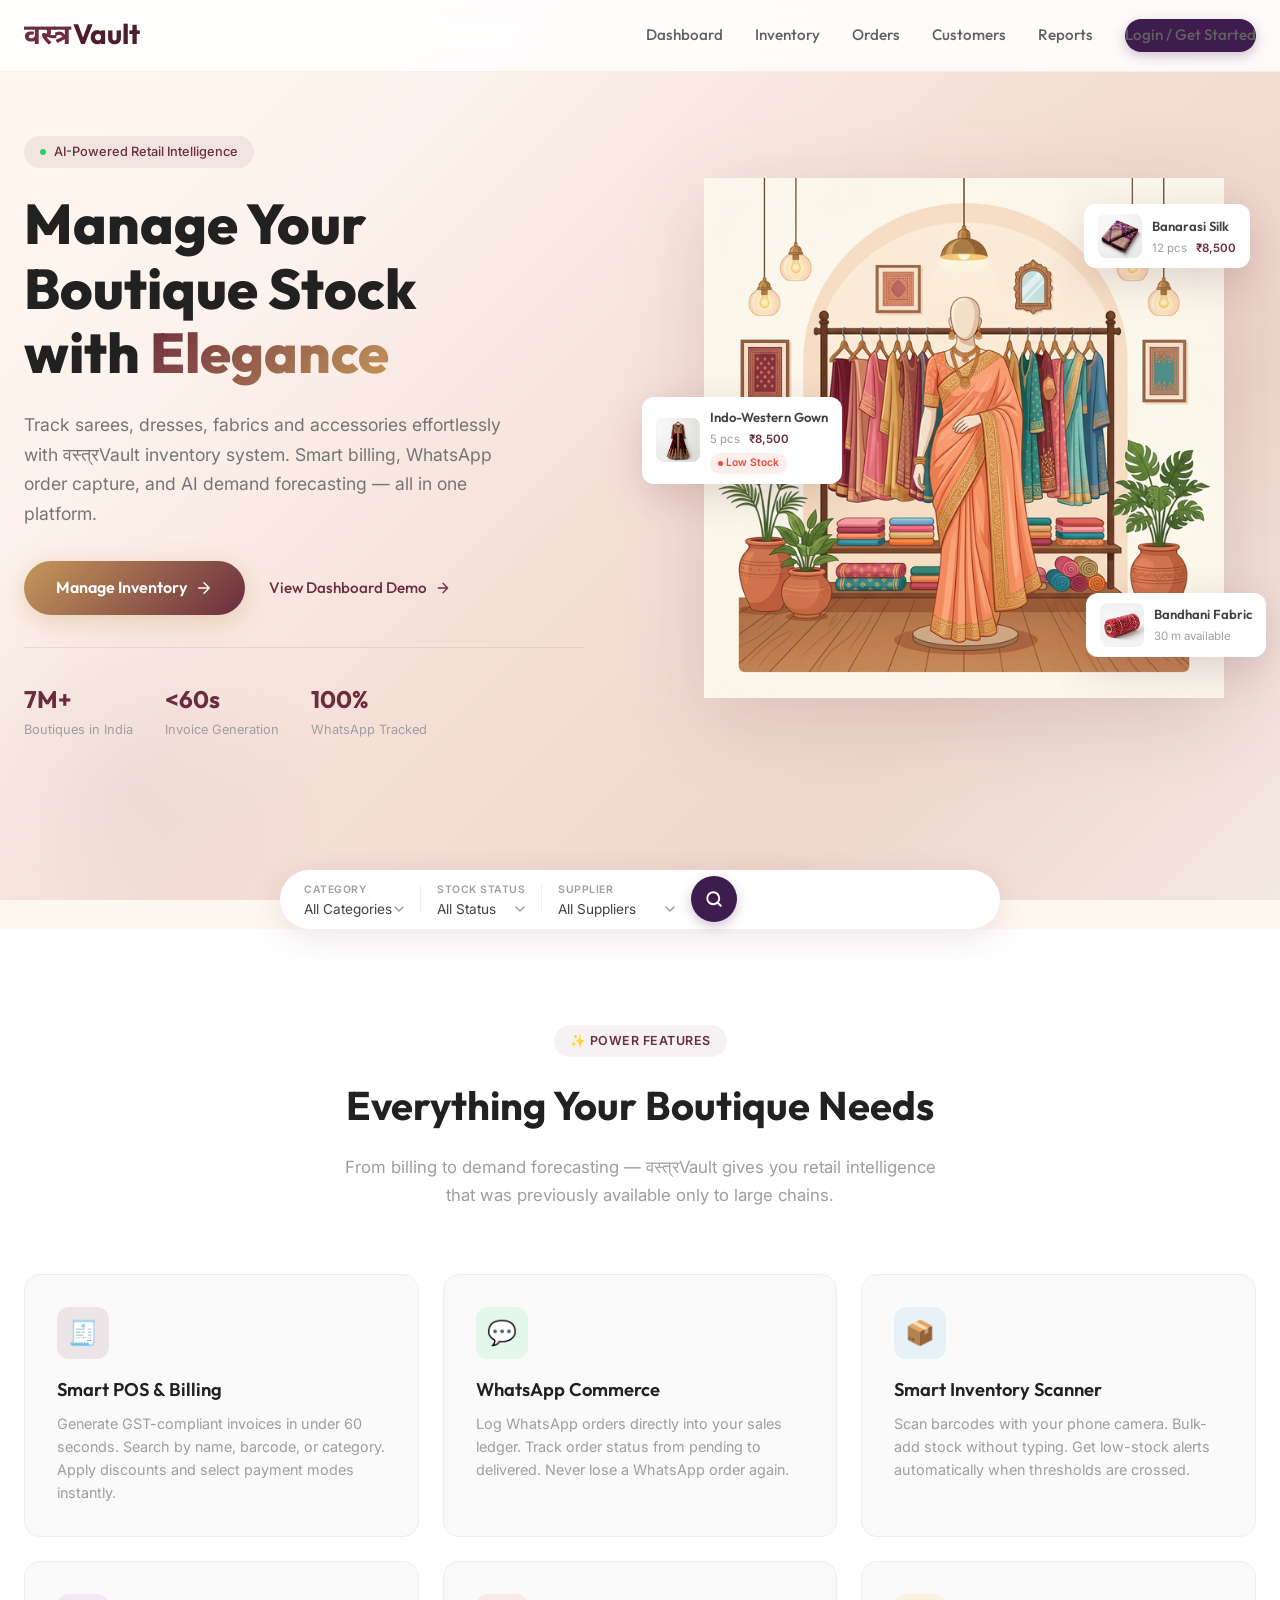
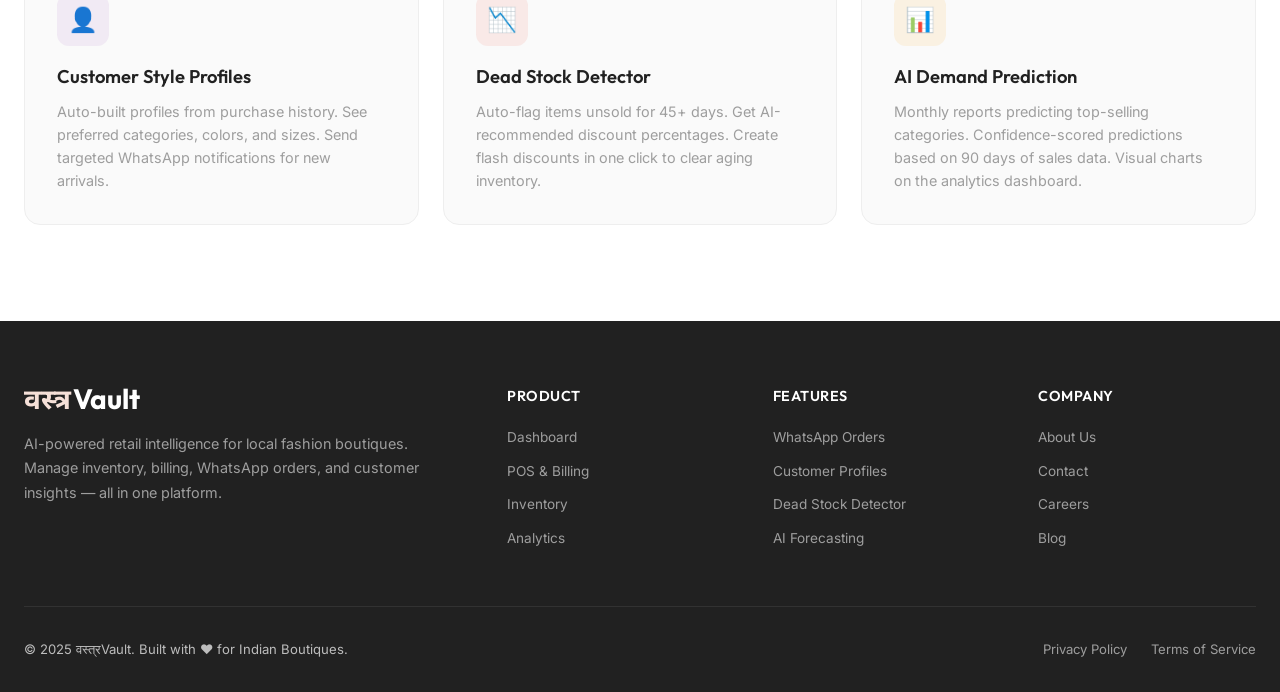
<file: New folder (2)/index.html>
<!DOCTYPE html>
<html lang="en">
<head>
  <meta charset="UTF-8" />
  <meta name="viewport" content="width=device-width, initial-scale=1.0" />
  <title>वस्त्रVault — AI-Powered Boutique Inventory Intelligence</title>
  <meta name="description" content="VastraVault transforms how small boutique owners manage their fashion retail business with AI-powered billing, inventory, WhatsApp order capture, and demand forecasting." />
  <link rel="stylesheet" href="css/styles.css" />
  <link rel="icon" href="data:image/svg+xml,<svg xmlns='http://www.w3.org/2000/svg' viewBox='0 0 100 100'><text y='.9em' font-size='90'>👗</text></svg>" />
</head>
<body>

  <!-- ===== NAVBAR ===== -->
  <nav class="navbar" id="navbar">
    <div class="container">
      <a href="index.html" class="navbar-brand">
        <span class="hindi">वस्त्र</span><span class="english">Vault</span>
      </a>

      <div class="navbar-links" id="navLinks">
        <a href="dashboard.html">Dashboard</a>
        <a href="inventory.html">Inventory</a>
        <a href="whatsapp-orders.html">Orders</a>
        <a href="customers.html">Customers</a>
        <a href="analytics.html">Reports</a>
        <a href="dashboard.html" class="btn-login">Login / Get Started</a>
      </div>

      <button class="menu-toggle" id="menuToggle" aria-label="Toggle navigation menu">
        <span></span>
        <span></span>
        <span></span>
      </button>
    </div>
  </nav>

  <!-- ===== HERO SECTION ===== -->
  <section class="hero" id="hero">
    <div class="container">

      <!-- Left: Content -->
      <div class="hero-content">
        <div class="hero-tag">
          <span class="dot"></span>
          AI-Powered Retail Intelligence
        </div>

        <h1 class="hero-title">
          Manage Your <br />
          Boutique Stock <br />
          with <span class="highlight">Elegance</span>
        </h1>

        <p class="hero-description">
          Track sarees, dresses, fabrics and accessories effortlessly with 
          वस्त्रVault inventory system. Smart billing, WhatsApp order capture, 
          and AI demand forecasting — all in one platform.
        </p>

        <div class="hero-actions">
          <a href="dashboard.html" class="btn-primary" id="ctaManage">
            <span>Manage Inventory</span>
            <svg width="18" height="18" viewBox="0 0 24 24" fill="none" stroke="currentColor" stroke-width="2" stroke-linecap="round" stroke-linejoin="round">
              <path d="M5 12h14M12 5l7 7-7 7"/>
            </svg>
          </a>
          <a href="dashboard.html" class="btn-secondary-link">
            View Dashboard Demo
            <svg width="16" height="16" viewBox="0 0 24 24" fill="none" stroke="currentColor" stroke-width="2" stroke-linecap="round" stroke-linejoin="round">
              <path d="M5 12h14M12 5l7 7-7 7"/>
            </svg>
          </a>
        </div>

        <div class="hero-stats">
          <div class="stat-item">
            <div class="stat-number">7M+</div>
            <div class="stat-label">Boutiques in India</div>
          </div>
          <div class="stat-item">
            <div class="stat-number">&lt;60s</div>
            <div class="stat-label">Invoice Generation</div>
          </div>
          <div class="stat-item">
            <div class="stat-number">100%</div>
            <div class="stat-label">WhatsApp Tracked</div>
          </div>
        </div>
      </div>

      <!-- Right: Visual -->
      <div class="hero-visual">
        <div class="hero-image-wrapper">
          <div class="hero-blob"></div>
          <img src="assets/hero-illustration.png" alt="Boutique inventory illustration showing a mannequin with saree and clothing racks" class="hero-image" />

          <!-- Floating Card 1 — Banarasi Silk -->
          <div class="floating-card floating-card-1" id="floatingCard1">
            <img src="assets/banarasi-silk.png" alt="Banarasi Silk Saree" />
            <div class="floating-card-info">
              <div class="floating-card-name">Banarasi Silk</div>
              <div class="floating-card-meta">12 pcs <span class="price">₹8,500</span></div>
            </div>
          </div>

          <!-- Floating Card 2 — Indo-Western Gown -->
          <div class="floating-card floating-card-2" id="floatingCard2">
            <img src="assets/indo-western-gown.png" alt="Indo-Western Gown" />
            <div class="floating-card-info">
              <div class="floating-card-name">Indo-Western Gown</div>
              <div class="floating-card-meta">5 pcs <span class="price">₹8,500</span></div>
              <div class="badge-low-stock">Low Stock</div>
            </div>
          </div>

          <!-- Floating Card 3 — Bandhani Fabric -->
          <div class="floating-card floating-card-3" id="floatingCard3">
            <img src="assets/bandhani-fabric.png" alt="Bandhani Fabric" />
            <div class="floating-card-info">
              <div class="floating-card-name">Bandhani Fabric</div>
              <div class="floating-card-meta">30 m available</div>
            </div>
          </div>

        </div>
      </div>

    </div>
  </section>

  <!-- ===== SEARCH / FILTER BAR ===== -->
  <div class="search-section">
    <div class="search-bar" id="searchBar">
      <div class="search-field">
        <span class="search-field-label">Category</span>
        <select id="searchCategory">
          <option>All Categories</option>
          <option>Saree</option>
          <option>Kurti</option>
          <option>Fabric</option>
          <option>Western</option>
          <option>Accessories</option>
        </select>
      </div>
      <div class="search-bar-divider"></div>
      <div class="search-field">
        <span class="search-field-label">Stock Status</span>
        <select id="searchStock">
          <option>All Status</option>
          <option>In Stock</option>
          <option>Low Stock</option>
          <option>Dead Stock</option>
        </select>
      </div>
      <div class="search-bar-divider"></div>
      <div class="search-field">
        <span class="search-field-label">Supplier</span>
        <select id="searchSupplier">
          <option>All Suppliers</option>
          <option>Surat Silk House</option>
          <option>Jaipur Fabrics</option>
          <option>Mumbai Textiles</option>
        </select>
      </div>
      <button class="btn-search" id="btnSearch" aria-label="Search Inventory">
        <svg viewBox="0 0 24 24" fill="none" stroke="currentColor" stroke-width="2.5" stroke-linecap="round" stroke-linejoin="round">
          <circle cx="11" cy="11" r="8"/>
          <path d="M21 21l-4.35-4.35"/>
        </svg>
      </button>
    </div>
  </div>

  <!-- ===== FEATURES SECTION ===== -->
  <section class="features-section" id="features">
    <div class="container">
      <div class="section-header reveal">
        <span class="section-badge">✨ Power Features</span>
        <h2 class="section-title">Everything Your Boutique Needs</h2>
        <p class="section-subtitle">
          From billing to demand forecasting — वस्त्रVault gives you retail intelligence that was previously available only to large chains.
        </p>
      </div>

      <div class="features-grid">
        <div class="feature-card reveal">
          <div class="feature-icon billing">🧾</div>
          <h3 class="feature-title">Smart POS & Billing</h3>
          <p class="feature-desc">Generate GST-compliant invoices in under 60 seconds. Search by name, barcode, or category. Apply discounts and select payment modes instantly.</p>
        </div>

        <div class="feature-card reveal">
          <div class="feature-icon whatsapp">💬</div>
          <h3 class="feature-title">WhatsApp Commerce</h3>
          <p class="feature-desc">Log WhatsApp orders directly into your sales ledger. Track order status from pending to delivered. Never lose a WhatsApp order again.</p>
        </div>

        <div class="feature-card reveal">
          <div class="feature-icon inventory">📦</div>
          <h3 class="feature-title">Smart Inventory Scanner</h3>
          <p class="feature-desc">Scan barcodes with your phone camera. Bulk-add stock without typing. Get low-stock alerts automatically when thresholds are crossed.</p>
        </div>

        <div class="feature-card reveal">
          <div class="feature-icon customers">👤</div>
          <h3 class="feature-title">Customer Style Profiles</h3>
          <p class="feature-desc">Auto-built profiles from purchase history. See preferred categories, colors, and sizes. Send targeted WhatsApp notifications for new arrivals.</p>
        </div>

        <div class="feature-card reveal">
          <div class="feature-icon deadstock">📉</div>
          <h3 class="feature-title">Dead Stock Detector</h3>
          <p class="feature-desc">Auto-flag items unsold for 45+ days. Get AI-recommended discount percentages. Create flash discounts in one click to clear aging inventory.</p>
        </div>

        <div class="feature-card reveal">
          <div class="feature-icon analytics">📊</div>
          <h3 class="feature-title">AI Demand Prediction</h3>
          <p class="feature-desc">Monthly reports predicting top-selling categories. Confidence-scored predictions based on 90 days of sales data. Visual charts on the analytics dashboard.</p>
        </div>
      </div>
    </div>
  </section>

  <!-- ===== FOOTER ===== -->
  <footer class="footer">
    <div class="container">
      <div class="footer-grid">
        <div class="footer-brand">
          <a href="index.html" class="navbar-brand">
            <span class="hindi">वस्त्र</span><span class="english">Vault</span>
          </a>
          <p>AI-powered retail intelligence for local fashion boutiques. Manage inventory, billing, WhatsApp orders, and customer insights — all in one platform.</p>
        </div>

        <div class="footer-column">
          <h4>Product</h4>
          <ul>
            <li><a href="dashboard.html">Dashboard</a></li>
            <li><a href="pos.html">POS & Billing</a></li>
            <li><a href="inventory.html">Inventory</a></li>
            <li><a href="analytics.html">Analytics</a></li>
          </ul>
        </div>

        <div class="footer-column">
          <h4>Features</h4>
          <ul>
            <li><a href="whatsapp-orders.html">WhatsApp Orders</a></li>
            <li><a href="customers.html">Customer Profiles</a></li>
            <li><a href="analytics.html">Dead Stock Detector</a></li>
            <li><a href="analytics.html">AI Forecasting</a></li>
          </ul>
        </div>

        <div class="footer-column">
          <h4>Company</h4>
          <ul>
            <li><a href="#">About Us</a></li>
            <li><a href="#">Contact</a></li>
            <li><a href="#">Careers</a></li>
            <li><a href="#">Blog</a></li>
          </ul>
        </div>
      </div>

      <div class="footer-bottom">
        <span>&copy; 2025 वस्त्रVault. Built with ❤️ for Indian Boutiques.</span>
        <div class="footer-bottom-links">
          <a href="#">Privacy Policy</a>
          <a href="#">Terms of Service</a>
        </div>
      </div>
    </div>
  </footer>

  <script src="js/app.js"></script>
</body>
</html>
</file>
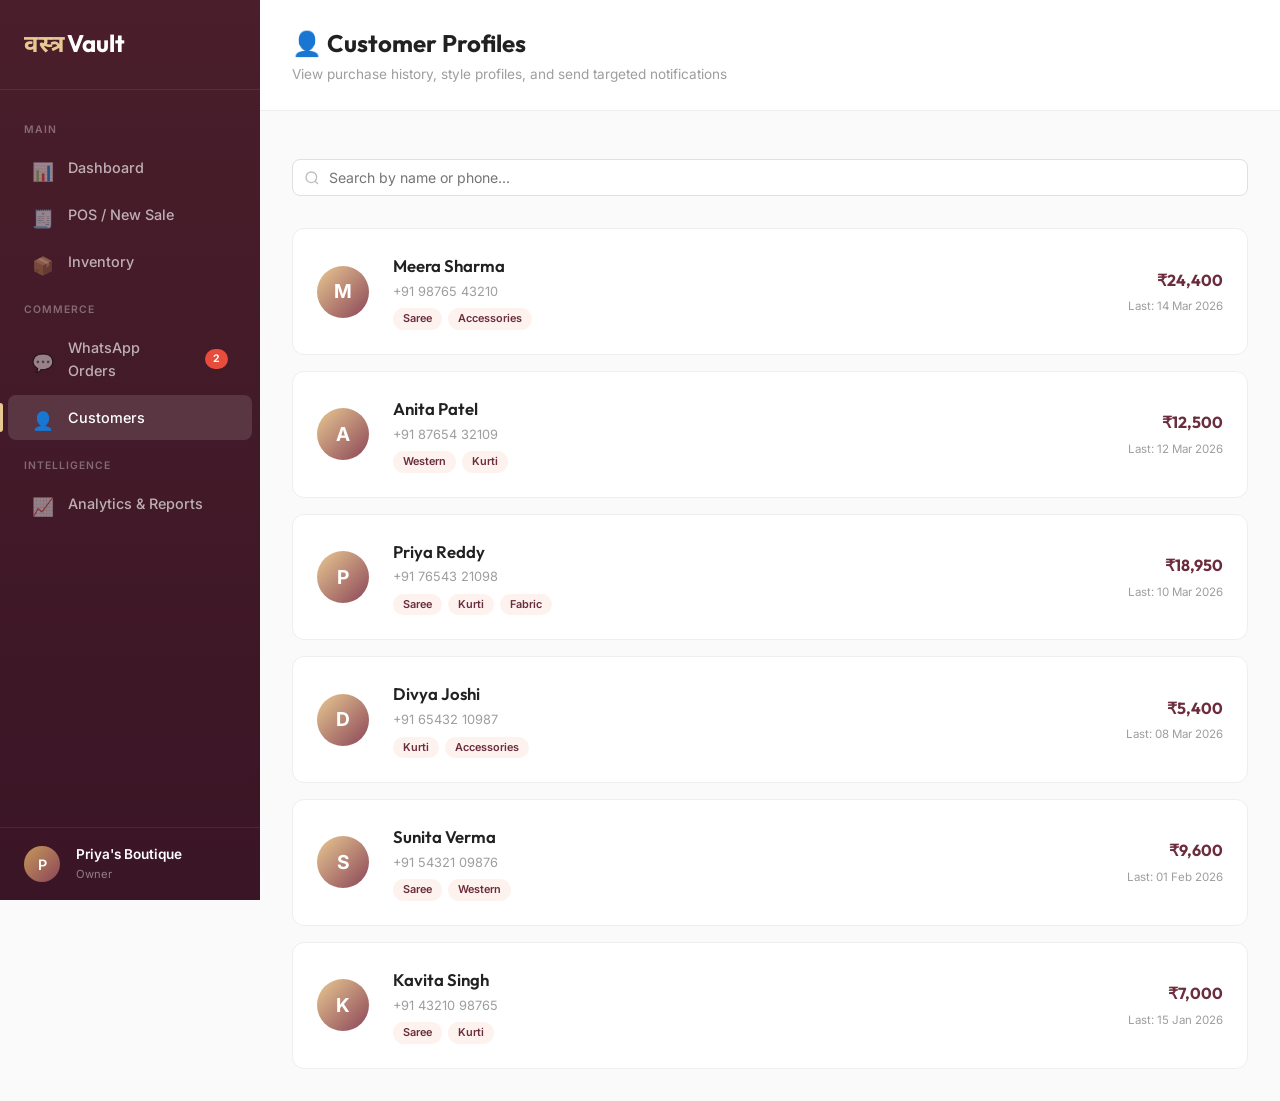
<file: New folder (2)/customers.html>
<!DOCTYPE html>
<html lang="en">
<head>
  <meta charset="UTF-8" />
  <meta name="viewport" content="width=device-width, initial-scale=1.0" />
  <title>Customers — वस्त्रVault</title>
  <meta name="description" content="VastraVault Customer Profiles — view purchase history, style preferences, and send targeted WhatsApp notifications." />
  <link rel="stylesheet" href="css/styles.css" />
  <link rel="stylesheet" href="css/dashboard.css" />
  <link rel="icon" href="data:image/svg+xml,<svg xmlns='http://www.w3.org/2000/svg' viewBox='0 0 100 100'><text y='.9em' font-size='90'>👗</text></svg>" />
</head>
<body data-page="customers">

  <button class="sidebar-toggle" id="sidebarToggle">☰</button>

  <div class="app-layout">
    <aside class="sidebar" id="sidebar">
      <a href="index.html" class="sidebar-brand"><span class="hindi">वस्त्र</span><span class="english">Vault</span></a>
      <nav class="sidebar-nav">
        <div class="sidebar-section-label">Main</div>
        <a href="dashboard.html" class="sidebar-link"><span class="icon">📊</span> Dashboard</a>
        <a href="pos.html" class="sidebar-link"><span class="icon">🧾</span> POS / New Sale</a>
        <a href="inventory.html" class="sidebar-link"><span class="icon">📦</span> Inventory</a>
        <div class="sidebar-section-label">Commerce</div>
        <a href="whatsapp-orders.html" class="sidebar-link"><span class="icon">💬</span> WhatsApp Orders <span class="badge">2</span></a>
        <a href="customers.html" class="sidebar-link active"><span class="icon">👤</span> Customers</a>
        <div class="sidebar-section-label">Intelligence</div>
        <a href="analytics.html" class="sidebar-link"><span class="icon">📈</span> Analytics & Reports</a>
      </nav>
      <div class="sidebar-footer">
        <div class="sidebar-user"><div class="sidebar-avatar">P</div><div class="sidebar-user-info"><div class="sidebar-user-name">Priya's Boutique</div><div class="sidebar-user-role">Owner</div></div></div>
      </div>
    </aside>

    <main class="main-content">
      <div class="page-header">
        <div class="page-header-left">
          <h1>👤 Customer Profiles</h1>
          <p>View purchase history, style profiles, and send targeted notifications</p>
        </div>
      </div>

      <div class="page-body">
        <!-- Search -->
        <div class="filters-bar">
          <div class="search-input-wrap">
            <svg viewBox="0 0 24 24" fill="none" stroke="currentColor" stroke-width="2"><circle cx="11" cy="11" r="8"/><path d="M21 21l-4.35-4.35"/></svg>
            <input type="text" id="customerSearch" placeholder="Search by name or phone..." />
          </div>
        </div>

        <!-- Customer List -->
        <div class="customer-list" id="customerList"></div>

        <!-- Customer Detail (hidden by default) -->
        <div id="customerDetail" style="display:none"></div>
      </div>
    </main>
  </div>

  <script src="js/data.js"></script>
  <script src="js/dashboard.js"></script>
</body>
</html>
</file>
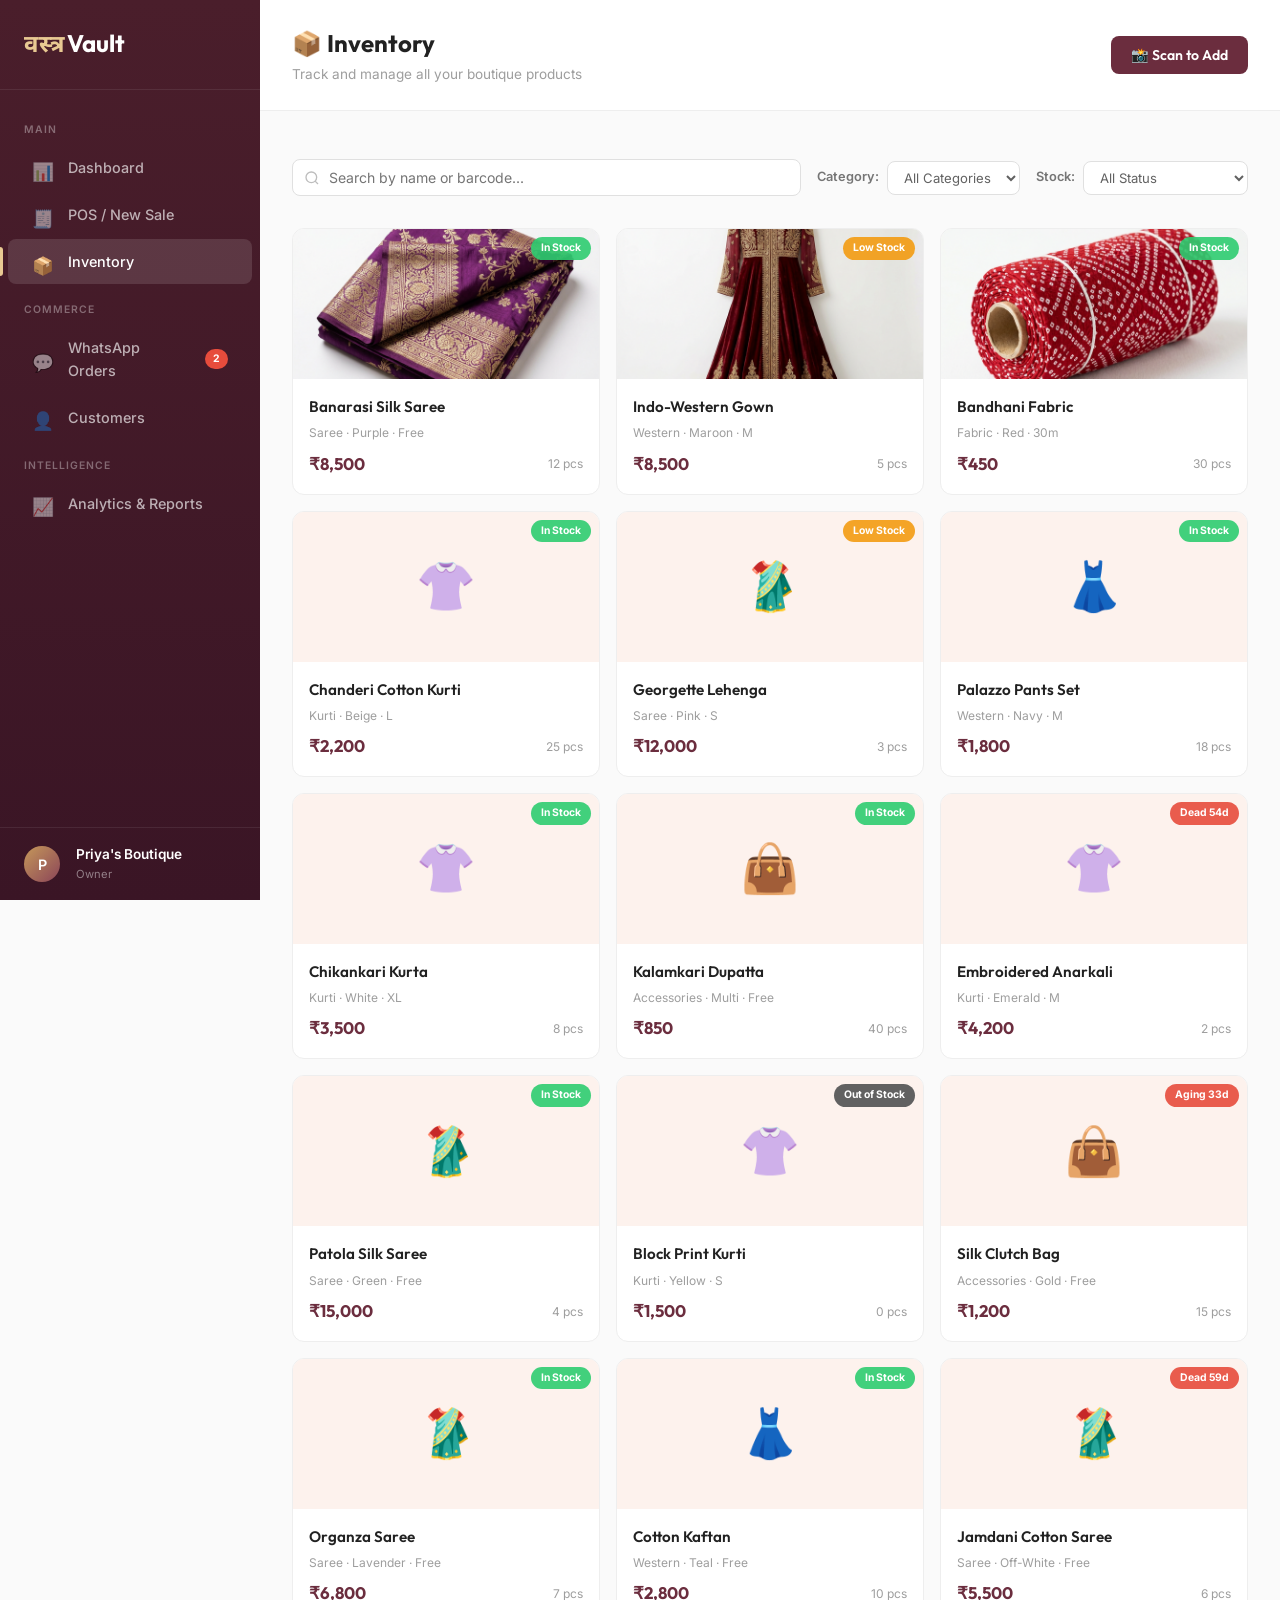
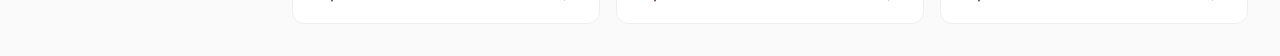
<file: New folder (2)/inventory.html>
<!DOCTYPE html>
<html lang="en">
<head>
  <meta charset="UTF-8" />
  <meta name="viewport" content="width=device-width, initial-scale=1.0" />
  <title>Inventory — वस्त्रVault</title>
  <meta name="description" content="VastraVault Inventory — manage and track all your boutique products with smart filters." />
  <link rel="stylesheet" href="css/styles.css" />
  <link rel="stylesheet" href="css/dashboard.css" />
  <link rel="icon" href="data:image/svg+xml,<svg xmlns='http://www.w3.org/2000/svg' viewBox='0 0 100 100'><text y='.9em' font-size='90'>👗</text></svg>" />
</head>
<body data-page="inventory">

  <button class="sidebar-toggle" id="sidebarToggle">☰</button>

  <div class="app-layout">
    <aside class="sidebar" id="sidebar">
      <a href="index.html" class="sidebar-brand"><span class="hindi">वस्त्र</span><span class="english">Vault</span></a>
      <nav class="sidebar-nav">
        <div class="sidebar-section-label">Main</div>
        <a href="dashboard.html" class="sidebar-link"><span class="icon">📊</span> Dashboard</a>
        <a href="pos.html" class="sidebar-link"><span class="icon">🧾</span> POS / New Sale</a>
        <a href="inventory.html" class="sidebar-link active"><span class="icon">📦</span> Inventory</a>
        <div class="sidebar-section-label">Commerce</div>
        <a href="whatsapp-orders.html" class="sidebar-link"><span class="icon">💬</span> WhatsApp Orders <span class="badge">2</span></a>
        <a href="customers.html" class="sidebar-link"><span class="icon">👤</span> Customers</a>
        <div class="sidebar-section-label">Intelligence</div>
        <a href="analytics.html" class="sidebar-link"><span class="icon">📈</span> Analytics & Reports</a>
      </nav>
      <div class="sidebar-footer">
        <div class="sidebar-user"><div class="sidebar-avatar">P</div><div class="sidebar-user-info"><div class="sidebar-user-name">Priya's Boutique</div><div class="sidebar-user-role">Owner</div></div></div>
      </div>
    </aside>

    <main class="main-content">
      <div class="page-header">
        <div class="page-header-left">
          <h1>📦 Inventory</h1>
          <p>Track and manage all your boutique products</p>
        </div>
        <div class="page-header-actions">
          <button class="btn btn-maroon" onclick="showToast('Scan feature coming soon! 📸', 'info')">📸 Scan to Add</button>
        </div>
      </div>

      <div class="page-body">
        <!-- Filters -->
        <div class="filters-bar">
          <div class="search-input-wrap">
            <svg viewBox="0 0 24 24" fill="none" stroke="currentColor" stroke-width="2"><circle cx="11" cy="11" r="8"/><path d="M21 21l-4.35-4.35"/></svg>
            <input type="text" id="inventorySearch" placeholder="Search by name or barcode..." />
          </div>
          <div class="filter-group">
            <label>Category:</label>
            <select class="filter-select" id="filterCategory">
              <option value="all">All Categories</option>
              <option value="Saree">Saree</option>
              <option value="Kurti">Kurti</option>
              <option value="Western">Western</option>
              <option value="Fabric">Fabric</option>
              <option value="Accessories">Accessories</option>
            </select>
          </div>
          <div class="filter-group">
            <label>Stock:</label>
            <select class="filter-select" id="filterStock">
              <option value="all">All Status</option>
              <option value="in-stock">In Stock</option>
              <option value="low-stock">Low Stock</option>
              <option value="dead-stock">Dead / Aging Stock</option>
              <option value="out-of-stock">Out of Stock</option>
            </select>
          </div>
        </div>

        <!-- Product Grid -->
        <div class="product-grid" id="inventoryGrid"></div>
      </div>
    </main>
  </div>

  <script src="js/data.js"></script>
  <script src="js/dashboard.js"></script>
</body>
</html>
</file>
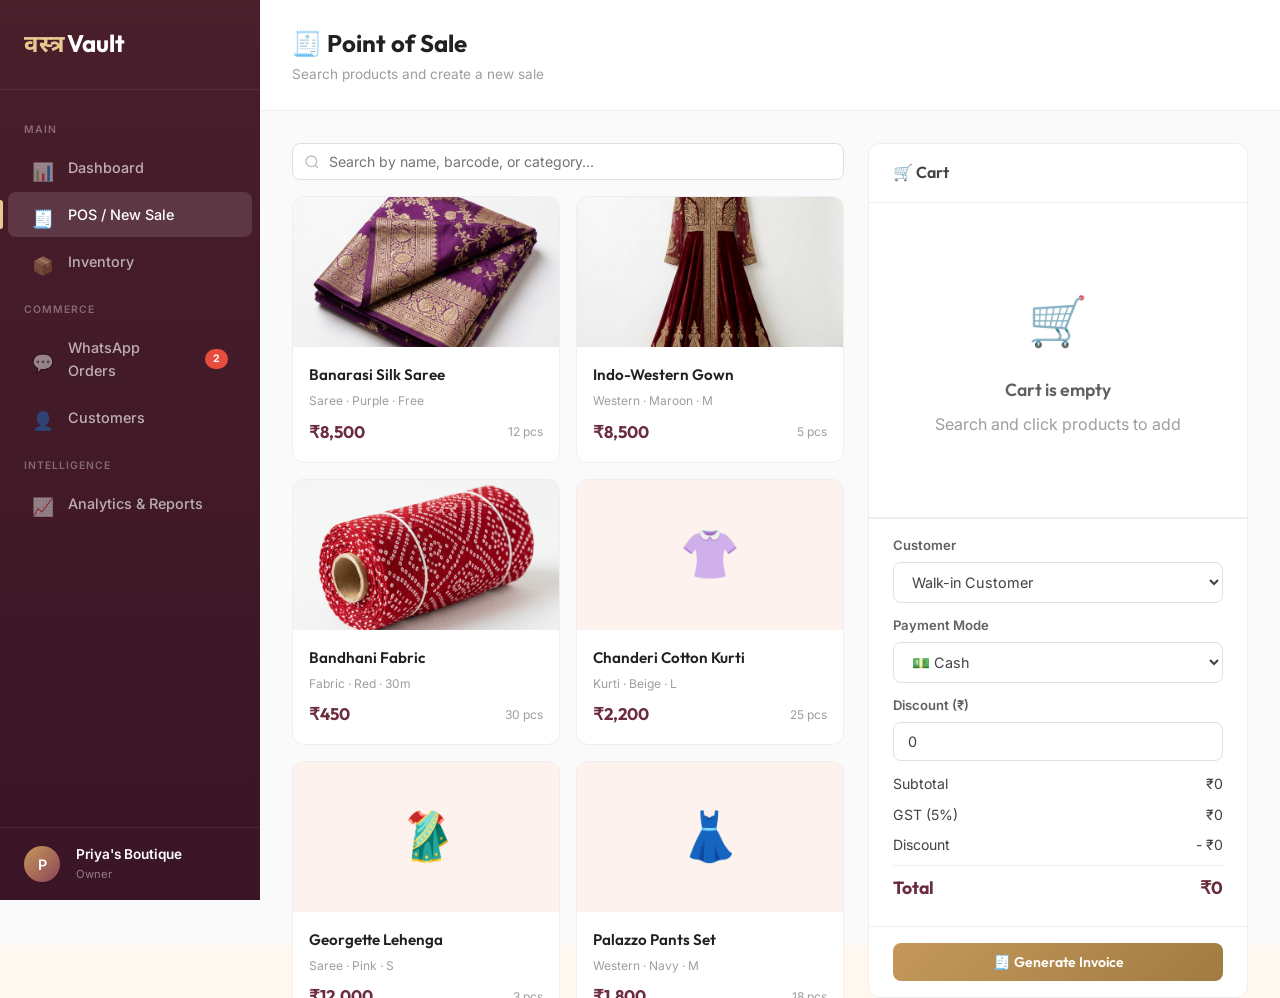
<file: New folder (2)/pos.html>
<!DOCTYPE html>
<html lang="en">
<head>
  <meta charset="UTF-8" />
  <meta name="viewport" content="width=device-width, initial-scale=1.0" />
  <title>POS &amp; Billing — वस्त्रVault</title>
  <meta name="description" content="VastraVault Smart POS — generate GST-compliant invoices in under 60 seconds." />
  <link rel="stylesheet" href="css/styles.css" />
  <link rel="stylesheet" href="css/dashboard.css" />
  <link rel="icon" href="data:image/svg+xml,<svg xmlns='http://www.w3.org/2000/svg' viewBox='0 0 100 100'><text y='.9em' font-size='90'>👗</text></svg>" />
</head>
<body data-page="pos">

  <button class="sidebar-toggle" id="sidebarToggle">☰</button>

  <div class="app-layout">
    <aside class="sidebar" id="sidebar">
      <a href="index.html" class="sidebar-brand"><span class="hindi">वस्त्र</span><span class="english">Vault</span></a>
      <nav class="sidebar-nav">
        <div class="sidebar-section-label">Main</div>
        <a href="dashboard.html" class="sidebar-link"><span class="icon">📊</span> Dashboard</a>
        <a href="pos.html" class="sidebar-link active"><span class="icon">🧾</span> POS / New Sale</a>
        <a href="inventory.html" class="sidebar-link"><span class="icon">📦</span> Inventory</a>
        <div class="sidebar-section-label">Commerce</div>
        <a href="whatsapp-orders.html" class="sidebar-link"><span class="icon">💬</span> WhatsApp Orders <span class="badge">2</span></a>
        <a href="customers.html" class="sidebar-link"><span class="icon">👤</span> Customers</a>
        <div class="sidebar-section-label">Intelligence</div>
        <a href="analytics.html" class="sidebar-link"><span class="icon">📈</span> Analytics & Reports</a>
      </nav>
      <div class="sidebar-footer">
        <div class="sidebar-user"><div class="sidebar-avatar">P</div><div class="sidebar-user-info"><div class="sidebar-user-name">Priya's Boutique</div><div class="sidebar-user-role">Owner</div></div></div>
      </div>
    </aside>

    <main class="main-content">
      <div class="page-header">
        <div class="page-header-left">
          <h1>🧾 Point of Sale</h1>
          <p>Search products and create a new sale</p>
        </div>
      </div>

      <div class="page-body">
        <div class="pos-layout">

          <!-- Product Search & Grid -->
          <div class="pos-products">
            <div class="search-input-wrap" style="margin-bottom:16px">
              <svg viewBox="0 0 24 24" fill="none" stroke="currentColor" stroke-width="2"><circle cx="11" cy="11" r="8"/><path d="M21 21l-4.35-4.35"/></svg>
              <input type="text" id="posSearch" placeholder="Search by name, barcode, or category..." class="form-input" style="padding-left:36px" />
            </div>
            <div class="product-grid" id="posProductList"></div>
          </div>

          <!-- Cart -->
          <div class="pos-cart">
            <div class="cart-header">
              <h3>🛒 Cart</h3>
              <span id="cartCount" style="font-size:0.8rem;color:var(--gray-500)"></span>
            </div>

            <div class="cart-items" id="cartItems">
              <div class="empty-state">
                <div class="icon">🛒</div>
                <h3>Cart is empty</h3>
                <p>Search and click products to add</p>
              </div>
            </div>

            <div class="cart-summary">
              <div class="form-group" style="margin-bottom:12px">
                <label class="form-label">Customer</label>
                <select class="form-select" id="posCustomer">
                  <option value="">Walk-in Customer</option>
                  <option value="C001">Meera Sharma</option>
                  <option value="C002">Anita Patel</option>
                  <option value="C003">Priya Reddy</option>
                  <option value="C004">Divya Joshi</option>
                  <option value="C005">Sunita Verma</option>
                  <option value="C006">Kavita Singh</option>
                </select>
              </div>
              <div class="form-group" style="margin-bottom:12px">
                <label class="form-label">Payment Mode</label>
                <select class="form-select" id="posPayment">
                  <option value="cash">💵 Cash</option>
                  <option value="upi">📱 UPI</option>
                  <option value="card">💳 Card</option>
                </select>
              </div>
              <div class="form-group" style="margin-bottom:12px">
                <label class="form-label">Discount (₹)</label>
                <input type="number" class="form-input" id="discountInput" value="0" min="0" />
              </div>
              <div class="cart-summary-row">
                <span>Subtotal</span>
                <span id="cartSubtotal">₹0</span>
              </div>
              <div class="cart-summary-row">
                <span>GST (5%)</span>
                <span id="cartGST">₹0</span>
              </div>
              <div class="cart-summary-row">
                <span>Discount</span>
                <span id="cartDiscount">- ₹0</span>
              </div>
              <div class="cart-summary-row total">
                <span>Total</span>
                <span id="cartTotal">₹0</span>
              </div>
            </div>

            <div class="cart-actions">
              <button class="btn btn-gold" id="generateInvoice">🧾 Generate Invoice</button>
            </div>
          </div>

        </div>
      </div>
    </main>
  </div>

  <script src="js/data.js"></script>
  <script src="js/dashboard.js"></script>
</body>
</html>
</file>
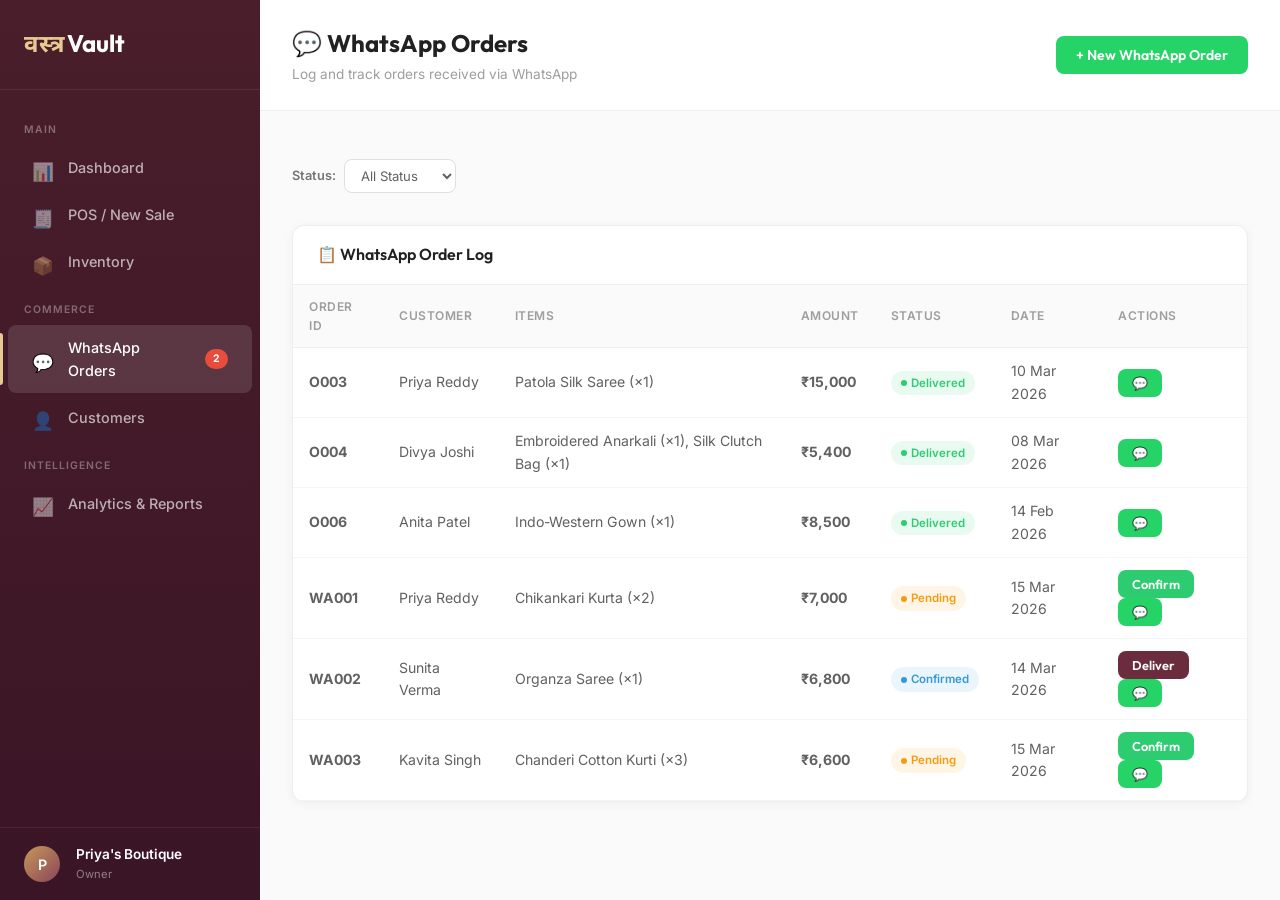
<file: New folder (2)/whatsapp-orders.html>
<!DOCTYPE html>
<html lang="en">
<head>
  <meta charset="UTF-8" />
  <meta name="viewport" content="width=device-width, initial-scale=1.0" />
  <title>WhatsApp Orders — वस्त्रVault</title>
  <meta name="description" content="VastraVault WhatsApp Orders — log, track, and manage orders received via WhatsApp." />
  <link rel="stylesheet" href="css/styles.css" />
  <link rel="stylesheet" href="css/dashboard.css" />
  <link rel="icon" href="data:image/svg+xml,<svg xmlns='http://www.w3.org/2000/svg' viewBox='0 0 100 100'><text y='.9em' font-size='90'>👗</text></svg>" />
</head>
<body data-page="whatsapp">

  <button class="sidebar-toggle" id="sidebarToggle">☰</button>

  <div class="app-layout">
    <aside class="sidebar" id="sidebar">
      <a href="index.html" class="sidebar-brand"><span class="hindi">वस्त्र</span><span class="english">Vault</span></a>
      <nav class="sidebar-nav">
        <div class="sidebar-section-label">Main</div>
        <a href="dashboard.html" class="sidebar-link"><span class="icon">📊</span> Dashboard</a>
        <a href="pos.html" class="sidebar-link"><span class="icon">🧾</span> POS / New Sale</a>
        <a href="inventory.html" class="sidebar-link"><span class="icon">📦</span> Inventory</a>
        <div class="sidebar-section-label">Commerce</div>
        <a href="whatsapp-orders.html" class="sidebar-link active"><span class="icon">💬</span> WhatsApp Orders <span class="badge">2</span></a>
        <a href="customers.html" class="sidebar-link"><span class="icon">👤</span> Customers</a>
        <div class="sidebar-section-label">Intelligence</div>
        <a href="analytics.html" class="sidebar-link"><span class="icon">📈</span> Analytics & Reports</a>
      </nav>
      <div class="sidebar-footer">
        <div class="sidebar-user"><div class="sidebar-avatar">P</div><div class="sidebar-user-info"><div class="sidebar-user-name">Priya's Boutique</div><div class="sidebar-user-role">Owner</div></div></div>
      </div>
    </aside>

    <main class="main-content">
      <div class="page-header">
        <div class="page-header-left">
          <h1>💬 WhatsApp Orders</h1>
          <p>Log and track orders received via WhatsApp</p>
        </div>
        <div class="page-header-actions">
          <button class="btn btn-whatsapp" id="newWAOrder">+ New WhatsApp Order</button>
        </div>
      </div>

      <div class="page-body">
        <!-- Filters -->
        <div class="filters-bar">
          <div class="filter-group">
            <label>Status:</label>
            <select class="filter-select" id="waStatusFilter">
              <option value="all">All Status</option>
              <option value="pending">Pending</option>
              <option value="confirmed">Confirmed</option>
              <option value="delivered">Delivered</option>
            </select>
          </div>
        </div>

        <!-- Orders Table -->
        <div class="panel">
          <div class="panel-header">
            <div class="panel-title">📋 WhatsApp Order Log</div>
          </div>
          <div class="panel-body no-padding">
            <table class="data-table">
              <thead>
                <tr>
                  <th>Order ID</th>
                  <th>Customer</th>
                  <th>Items</th>
                  <th>Amount</th>
                  <th>Status</th>
                  <th>Date</th>
                  <th>Actions</th>
                </tr>
              </thead>
              <tbody id="waOrdersBody"></tbody>
            </table>
          </div>
        </div>
      </div>
    </main>
  </div>

  <!-- New Order Modal -->
  <div class="modal-overlay" id="orderModal">
    <div class="modal">
      <div class="modal-header">
        <h2>💬 Log New WhatsApp Order</h2>
        <button class="modal-close" id="closeOrderModal">✕</button>
      </div>
      <div class="modal-body">
        <div class="form-group">
          <label class="form-label">Customer Name</label>
          <input type="text" class="form-input" id="waCustomerName" placeholder="e.g. Meera Sharma" />
        </div>
        <div class="form-group">
          <label class="form-label">Product</label>
          <select class="form-select" id="waProduct">
            <option value="">Select a product</option>
            <option value="P001">Banarasi Silk Saree — ₹8,500</option>
            <option value="P002">Indo-Western Gown — ₹8,500</option>
            <option value="P003">Bandhani Fabric — ₹450/m</option>
            <option value="P004">Chanderi Cotton Kurti — ₹2,200</option>
            <option value="P005">Georgette Lehenga — ₹12,000</option>
            <option value="P006">Palazzo Pants Set — ₹1,800</option>
            <option value="P007">Chikankari Kurta — ₹3,500</option>
            <option value="P008">Kalamkari Dupatta — ₹850</option>
            <option value="P010">Patola Silk Saree — ₹15,000</option>
            <option value="P013">Organza Saree — ₹6,800</option>
            <option value="P014">Cotton Kaftan — ₹2,800</option>
          </select>
        </div>
        <div class="form-group">
          <label class="form-label">Quantity</label>
          <input type="number" class="form-input" id="waQty" value="1" min="1" max="50" />
        </div>
      </div>
      <div class="modal-footer">
        <button class="btn btn-ghost" onclick="document.getElementById('orderModal').classList.remove('active')">Cancel</button>
        <button class="btn btn-whatsapp" id="submitOrder">Log Order</button>
      </div>
    </div>
  </div>

  <script src="js/data.js"></script>
  <script src="js/dashboard.js"></script>
</body>
</html>
</file>
<file: New folder (2)/css/styles.css>
/* ============================================
   VastraVault — Design System & Landing Page
   ============================================ */

/* ---------- Google Fonts Import ---------- */
@import url('https://fonts.googleapis.com/css2?family=Outfit:wght@300;400;500;600;700;800&family=Noto+Sans+Devanagari:wght@400;600;700&family=Inter:wght@300;400;500;600&display=swap');

/* ---------- CSS Custom Properties ---------- */
:root {
  /* Brand Colors */
  --cream: #FFF8F0;
  --blush: #F5E0D8;
  --blush-light: #FDF2ED;
  --rose: #D4A59A;
  --maroon: #6B2D3E;
  --maroon-dark: #4A1E2B;
  --maroon-light: #8B4558;
  --gold: #C5985A;
  --gold-light: #E8C992;
  --gold-dark: #A07B42;
  --purple: #5B2C6F;
  --purple-dark: #3E1D4E;
  --purple-light: #7D3C98;

  /* Neutrals */
  --white: #FFFFFF;
  --gray-50: #FAFAFA;
  --gray-100: #F5F5F5;
  --gray-200: #EEEEEE;
  --gray-300: #E0E0E0;
  --gray-400: #BDBDBD;
  --gray-500: #9E9E9E;
  --gray-600: #757575;
  --gray-700: #616161;
  --gray-800: #424242;
  --gray-900: #212121;

  /* Semantic Colors */
  --success: #2ECC71;
  --warning: #F39C12;
  --danger: #E74C3C;
  --info: #3498DB;

  /* Typography */
  --font-heading: 'Outfit', sans-serif;
  --font-body: 'Inter', sans-serif;
  --font-hindi: 'Noto Sans Devanagari', sans-serif;

  /* Spacing */
  --space-xs: 4px;
  --space-sm: 8px;
  --space-md: 16px;
  --space-lg: 24px;
  --space-xl: 32px;
  --space-2xl: 48px;
  --space-3xl: 64px;
  --space-4xl: 96px;

  /* Border Radius */
  --radius-sm: 8px;
  --radius-md: 12px;
  --radius-lg: 16px;
  --radius-xl: 24px;
  --radius-pill: 999px;

  /* Shadows */
  --shadow-sm: 0 2px 8px rgba(107, 45, 62, 0.06);
  --shadow-md: 0 4px 16px rgba(107, 45, 62, 0.1);
  --shadow-lg: 0 8px 32px rgba(107, 45, 62, 0.12);
  --shadow-xl: 0 16px 48px rgba(107, 45, 62, 0.15);
  --shadow-card: 0 4px 20px rgba(107, 45, 62, 0.08);
  --shadow-float: 0 12px 40px rgba(107, 45, 62, 0.18);

  /* Transitions */
  --transition-fast: 0.2s cubic-bezier(0.4, 0, 0.2, 1);
  --transition-normal: 0.3s cubic-bezier(0.4, 0, 0.2, 1);
  --transition-slow: 0.5s cubic-bezier(0.4, 0, 0.2, 1);

  /* Layout */
  --max-width: 1280px;
  --navbar-height: 72px;
}

/* ---------- Global Reset ---------- */
*,
*::before,
*::after {
  margin: 0;
  padding: 0;
  box-sizing: border-box;
}

html {
  scroll-behavior: smooth;
  -webkit-font-smoothing: antialiased;
  -moz-osx-font-smoothing: grayscale;
}

body {
  font-family: var(--font-body);
  color: var(--gray-800);
  line-height: 1.6;
  overflow-x: hidden;
  background: var(--cream);
}

a {
  text-decoration: none;
  color: inherit;
  transition: color var(--transition-fast);
}

img {
  max-width: 100%;
  height: auto;
  display: block;
}

button {
  cursor: pointer;
  border: none;
  outline: none;
  font-family: var(--font-body);
}

ul,
ol {
  list-style: none;
}

/* ---------- Utility Classes ---------- */
.container {
  max-width: var(--max-width);
  margin: 0 auto;
  padding: 0 var(--space-lg);
}

.sr-only {
  position: absolute;
  width: 1px;
  height: 1px;
  padding: 0;
  margin: -1px;
  overflow: hidden;
  clip: rect(0, 0, 0, 0);
  border: 0;
}

/* ============================================
   NAVBAR
   ============================================ */
.navbar {
  position: fixed;
  top: 0;
  left: 0;
  right: 0;
  z-index: 1000;
  height: var(--navbar-height);
  background: rgba(255, 255, 255, 0.85);
  backdrop-filter: blur(20px);
  -webkit-backdrop-filter: blur(20px);
  border-bottom: 1px solid rgba(107, 45, 62, 0.06);
  transition: all var(--transition-normal);
}

.navbar.scrolled {
  background: rgba(255, 255, 255, 0.95);
  box-shadow: var(--shadow-sm);
}

.navbar .container {
  display: flex;
  align-items: center;
  justify-content: space-between;
  height: 100%;
}

.navbar-brand {
  display: flex;
  align-items: baseline;
  gap: 2px;
  text-decoration: none;
}

.navbar-brand .hindi {
  font-family: var(--font-hindi);
  font-size: 1.75rem;
  font-weight: 700;
  color: var(--maroon);
  line-height: 1;
}

.navbar-brand .english {
  font-family: var(--font-heading);
  font-size: 1.75rem;
  font-weight: 700;
  color: var(--maroon-dark);
  line-height: 1;
}

.navbar-links {
  display: flex;
  align-items: center;
  gap: var(--space-xl);
}

.navbar-links a {
  font-family: var(--font-heading);
  font-size: 0.95rem;
  font-weight: 500;
  color: var(--gray-700);
  position: relative;
  padding: var(--space-xs) 0;
  transition: color var(--transition-fast);
}

.navbar-links a:hover {
  color: var(--maroon);
}

.navbar-links a::after {
  content: '';
  position: absolute;
  bottom: -2px;
  left: 0;
  width: 0;
  height: 2px;
  background: linear-gradient(90deg, var(--maroon), var(--gold));
  border-radius: 2px;
  transition: width var(--transition-normal);
}

.navbar-links a:hover::after {
  width: 100%;
}

.btn-login {
  display: inline-flex;
  align-items: center;
  gap: var(--space-sm);
  padding: 10px 24px;
  background: var(--purple-dark);
  color: var(--white);
  font-family: var(--font-heading);
  font-size: 0.9rem;
  font-weight: 600;
  border-radius: var(--radius-pill);
  box-shadow: 0 4px 12px rgba(62, 29, 78, 0.25);
  transition: all var(--transition-normal);
}

.btn-login:hover {
  background: var(--purple);
  transform: translateY(-2px);
  box-shadow: 0 6px 20px rgba(62, 29, 78, 0.3);
}

/* Mobile Menu Toggle */
.menu-toggle {
  display: none;
  flex-direction: column;
  gap: 5px;
  padding: var(--space-sm);
  background: none;
  cursor: pointer;
}

.menu-toggle span {
  display: block;
  width: 24px;
  height: 2.5px;
  background: var(--maroon);
  border-radius: 2px;
  transition: all var(--transition-fast);
}

.menu-toggle.active span:nth-child(1) {
  transform: rotate(45deg) translate(5px, 5px);
}

.menu-toggle.active span:nth-child(2) {
  opacity: 0;
}

.menu-toggle.active span:nth-child(3) {
  transform: rotate(-45deg) translate(5px, -5px);
}

/* ============================================
   HERO SECTION
   ============================================ */
.hero {
  position: relative;
  min-height: 100vh;
  padding-top: calc(var(--navbar-height) + var(--space-3xl));
  padding-bottom: var(--space-3xl);
  background: linear-gradient(135deg,
      var(--cream) 0%,
      var(--blush-light) 25%,
      var(--blush) 50%,
      rgba(212, 165, 154, 0.4) 75%,
      rgba(107, 45, 62, 0.08) 100%);
  overflow: hidden;
}

/* Decorative background orbs */
.hero::before {
  content: '';
  position: absolute;
  top: 10%;
  right: -5%;
  width: 500px;
  height: 500px;
  background: radial-gradient(circle, rgba(197, 152, 90, 0.08) 0%, transparent 70%);
  border-radius: 50%;
  pointer-events: none;
}

.hero::after {
  content: '';
  position: absolute;
  bottom: -10%;
  left: -5%;
  width: 400px;
  height: 400px;
  background: radial-gradient(circle, rgba(107, 45, 62, 0.06) 0%, transparent 70%);
  border-radius: 50%;
  pointer-events: none;
}

.hero .container {
  display: grid;
  grid-template-columns: 1fr 1fr;
  gap: var(--space-3xl);
  align-items: center;
  position: relative;
  z-index: 1;
}

/* ---------- Hero Content (Left) ---------- */
.hero-content {
  max-width: 560px;
}

.hero-tag {
  display: inline-flex;
  align-items: center;
  gap: var(--space-sm);
  padding: 6px 16px;
  background: rgba(107, 45, 62, 0.08);
  border-radius: var(--radius-pill);
  font-size: 0.8rem;
  font-weight: 500;
  color: var(--maroon);
  margin-bottom: var(--space-lg);
  animation: fadeInUp 0.6s ease-out;
}

.hero-tag .dot {
  width: 6px;
  height: 6px;
  border-radius: 50%;
  background: var(--success);
  animation: pulse 2s infinite;
}

.hero-title {
  font-family: var(--font-heading);
  font-size: clamp(2.5rem, 5vw, 3.5rem);
  font-weight: 800;
  color: var(--gray-900);
  line-height: 1.15;
  margin-bottom: var(--space-lg);
  animation: fadeInUp 0.6s ease-out 0.1s both;
}

.hero-title .highlight {
  background: linear-gradient(135deg, var(--maroon), var(--gold));
  -webkit-background-clip: text;
  -webkit-text-fill-color: transparent;
  background-clip: text;
}

.hero-description {
  font-size: 1.1rem;
  color: var(--gray-600);
  line-height: 1.7;
  margin-bottom: var(--space-xl);
  max-width: 480px;
  animation: fadeInUp 0.6s ease-out 0.2s both;
}

.hero-actions {
  display: flex;
  align-items: center;
  gap: var(--space-lg);
  margin-bottom: var(--space-xl);
  animation: fadeInUp 0.6s ease-out 0.3s both;
}

.btn-primary {
  display: inline-flex;
  align-items: center;
  gap: var(--space-sm);
  padding: 14px 32px;
  background: linear-gradient(135deg, var(--gold), var(--maroon));
  color: var(--white);
  font-family: var(--font-heading);
  font-size: 1rem;
  font-weight: 600;
  border-radius: var(--radius-pill);
  box-shadow: 0 6px 24px rgba(197, 152, 90, 0.35);
  transition: all var(--transition-normal);
  position: relative;
  overflow: hidden;
}

.btn-primary::before {
  content: '';
  position: absolute;
  inset: 0;
  background: linear-gradient(135deg, var(--gold-light), var(--maroon-light));
  opacity: 0;
  transition: opacity var(--transition-normal);
}

.btn-primary:hover {
  transform: translateY(-3px);
  box-shadow: 0 10px 32px rgba(197, 152, 90, 0.45);
}

.btn-primary:hover::before {
  opacity: 1;
}

.btn-primary span {
  position: relative;
  z-index: 1;
}

.btn-primary svg {
  position: relative;
  z-index: 1;
}

.btn-secondary-link {
  display: inline-flex;
  align-items: center;
  gap: var(--space-sm);
  font-family: var(--font-heading);
  font-size: 0.95rem;
  font-weight: 500;
  color: var(--maroon);
  transition: all var(--transition-fast);
}

.btn-secondary-link:hover {
  color: var(--gold-dark);
  gap: 12px;
}

.btn-secondary-link svg {
  transition: transform var(--transition-fast);
}

.btn-secondary-link:hover svg {
  transform: translateX(4px);
}

/* Stats Bar */
.hero-stats {
  display: flex;
  gap: var(--space-xl);
  padding-top: var(--space-xl);
  border-top: 1px solid rgba(107, 45, 62, 0.1);
  animation: fadeInUp 0.6s ease-out 0.4s both;
}

.stat-item {
  text-align: left;
}

.stat-number {
  font-family: var(--font-heading);
  font-size: 1.5rem;
  font-weight: 700;
  color: var(--maroon);
}

.stat-label {
  font-size: 0.8rem;
  color: var(--gray-500);
  margin-top: 2px;
}

/* ---------- Hero Visual (Right) ---------- */
.hero-visual {
  position: relative;
  display: flex;
  justify-content: center;
  align-items: center;
}

.hero-image-wrapper {
  position: relative;
  width: 100%;
  max-width: 520px;
}

.hero-blob {
  position: absolute;
  top: 50%;
  left: 50%;
  transform: translate(-50%, -50%);
  width: 110%;
  height: 110%;
  background: radial-gradient(ellipse at center, rgba(245, 224, 216, 0.6) 0%, transparent 70%);
  border-radius: 50%;
  z-index: 0;
}

.hero-image {
  position: relative;
  z-index: 1;
  width: 100%;
  filter: drop-shadow(0 20px 40px rgba(107, 45, 62, 0.15));
  animation: floatMain 6s ease-in-out infinite;
}

/* ---------- Floating Product Cards ---------- */
.floating-card {
  position: absolute;
  background: var(--white);
  border-radius: var(--radius-md);
  padding: 10px 14px;
  box-shadow: var(--shadow-float);
  display: flex;
  align-items: center;
  gap: 10px;
  z-index: 10;
  transition: transform var(--transition-normal);
}

.floating-card:hover {
  transform: scale(1.05);
}

.floating-card img {
  width: 44px;
  height: 44px;
  border-radius: var(--radius-sm);
  object-fit: cover;
}

.floating-card-info {
  white-space: nowrap;
}

.floating-card-name {
  font-family: var(--font-heading);
  font-size: 0.82rem;
  font-weight: 600;
  color: var(--gray-800);
}

.floating-card-meta {
  font-size: 0.72rem;
  color: var(--gray-500);
  margin-top: 2px;
}

.floating-card-meta .price {
  color: var(--maroon);
  font-weight: 600;
  margin-left: 6px;
}

.badge-low-stock {
  display: inline-flex;
  align-items: center;
  gap: 3px;
  padding: 2px 8px;
  background: rgba(231, 76, 60, 0.1);
  color: var(--danger);
  font-size: 0.65rem;
  font-weight: 600;
  border-radius: var(--radius-pill);
  margin-top: 3px;
}

.badge-low-stock::before {
  content: '';
  width: 5px;
  height: 5px;
  border-radius: 50%;
  background: var(--danger);
}

/* Card Positions */
.floating-card-1 {
  top: 5%;
  right: -5%;
  animation: floatCard1 5s ease-in-out infinite;
}

.floating-card-2 {
  top: 42%;
  left: -12%;
  animation: floatCard2 6s ease-in-out infinite;
}

.floating-card-3 {
  bottom: 8%;
  right: -8%;
  animation: floatCard3 5.5s ease-in-out infinite;
}

/* ============================================
   SEARCH / FILTER BAR
   ============================================ */
.search-section {
  padding: 0 var(--space-lg);
  margin-top: -30px;
  position: relative;
  z-index: 2;
}

.search-bar {
  max-width: 720px;
  margin: 0 auto;
  display: flex;
  align-items: center;
  background: var(--white);
  border-radius: var(--radius-pill);
  box-shadow: var(--shadow-lg);
  padding: 6px 6px 6px 24px;
  gap: var(--space-md);
  animation: fadeInUp 0.6s ease-out 0.5s both;
}

.search-bar-divider {
  width: 1px;
  height: 28px;
  background: var(--gray-200);
}

.search-field {
  display: flex;
  flex-direction: column;
  gap: 2px;
  padding: 6px 0;
}

.search-field-label {
  font-size: 0.65rem;
  font-weight: 600;
  text-transform: uppercase;
  letter-spacing: 0.5px;
  color: var(--gray-500);
}

.search-field select,
.search-field input {
  border: none;
  outline: none;
  background: transparent;
  font-family: var(--font-body);
  font-size: 0.85rem;
  color: var(--gray-800);
  cursor: pointer;
  padding: 0;
}

.search-field select {
  appearance: none;
  -webkit-appearance: none;
  padding-right: 12px;
  background-image: url("data:image/svg+xml,%3Csvg xmlns='http://www.w3.org/2000/svg' width='10' height='6' viewBox='0 0 10 6'%3E%3Cpath d='M1 1l4 4 4-4' stroke='%239E9E9E' stroke-width='1.5' fill='none' stroke-linecap='round' stroke-linejoin='round'/%3E%3C/svg%3E");
  background-repeat: no-repeat;
  background-position: right center;
}

.btn-search {
  display: flex;
  align-items: center;
  justify-content: center;
  width: 46px;
  height: 46px;
  min-width: 46px;
  border-radius: 50%;
  background: var(--purple-dark);
  color: var(--white);
  box-shadow: 0 4px 12px rgba(62, 29, 78, 0.25);
  transition: all var(--transition-normal);
}

.btn-search:hover {
  background: var(--purple);
  transform: scale(1.08);
}

.btn-search svg {
  width: 18px;
  height: 18px;
}

/* ============================================
   FEATURES SECTION
   ============================================ */
.features-section {
  padding: var(--space-4xl) 0;
  background: var(--white);
}

.section-header {
  text-align: center;
  max-width: 600px;
  margin: 0 auto var(--space-3xl);
}

.section-badge {
  display: inline-flex;
  align-items: center;
  gap: var(--space-sm);
  padding: 6px 16px;
  background: rgba(107, 45, 62, 0.06);
  color: var(--maroon);
  font-size: 0.78rem;
  font-weight: 600;
  border-radius: var(--radius-pill);
  margin-bottom: var(--space-md);
  text-transform: uppercase;
  letter-spacing: 0.5px;
}

.section-title {
  font-family: var(--font-heading);
  font-size: clamp(1.8rem, 3.5vw, 2.5rem);
  font-weight: 700;
  color: var(--gray-900);
  margin-bottom: var(--space-md);
}

.section-subtitle {
  font-size: 1.05rem;
  color: var(--gray-500);
  line-height: 1.7;
}

.features-grid {
  display: grid;
  grid-template-columns: repeat(3, 1fr);
  gap: var(--space-lg);
}

.feature-card {
  background: var(--gray-50);
  border: 1px solid var(--gray-200);
  border-radius: var(--radius-lg);
  padding: var(--space-xl);
  transition: all var(--transition-normal);
  position: relative;
  overflow: hidden;
}

.feature-card::before {
  content: '';
  position: absolute;
  top: 0;
  left: 0;
  right: 0;
  height: 3px;
  background: linear-gradient(90deg, var(--maroon), var(--gold));
  transform: scaleX(0);
  transition: transform var(--transition-normal);
  transform-origin: left;
}

.feature-card:hover {
  transform: translateY(-6px);
  box-shadow: var(--shadow-lg);
  border-color: transparent;
}

.feature-card:hover::before {
  transform: scaleX(1);
}

.feature-icon {
  width: 52px;
  height: 52px;
  border-radius: var(--radius-md);
  display: flex;
  align-items: center;
  justify-content: center;
  margin-bottom: var(--space-md);
  font-size: 1.5rem;
}

.feature-icon.billing {
  background: rgba(107, 45, 62, 0.1);
}
.feature-icon.whatsapp {
  background: rgba(37, 211, 102, 0.1);
}
.feature-icon.inventory {
  background: rgba(52, 152, 219, 0.1);
}
.feature-icon.customers {
  background: rgba(155, 89, 182, 0.1);
}
.feature-icon.deadstock {
  background: rgba(231, 76, 60, 0.1);
}
.feature-icon.analytics {
  background: rgba(243, 156, 18, 0.1);
}

.feature-title {
  font-family: var(--font-heading);
  font-size: 1.15rem;
  font-weight: 600;
  color: var(--gray-900);
  margin-bottom: var(--space-sm);
}

.feature-desc {
  font-size: 0.9rem;
  color: var(--gray-500);
  line-height: 1.6;
}

/* ============================================
   FOOTER
   ============================================ */
.footer {
  background: var(--gray-900);
  color: var(--gray-400);
  padding: var(--space-3xl) 0 var(--space-xl);
}

.footer-grid {
  display: grid;
  grid-template-columns: 2fr 1fr 1fr 1fr;
  gap: var(--space-2xl);
  margin-bottom: var(--space-2xl);
}

.footer-brand .navbar-brand {
  margin-bottom: var(--space-md);
}

.footer-brand .navbar-brand .hindi {
  color: var(--blush);
}

.footer-brand .navbar-brand .english {
  color: var(--white);
}

.footer-brand p {
  font-size: 0.9rem;
  line-height: 1.7;
  color: var(--gray-500);
}

.footer-column h4 {
  font-family: var(--font-heading);
  font-size: 0.9rem;
  font-weight: 600;
  color: var(--white);
  margin-bottom: var(--space-md);
  text-transform: uppercase;
  letter-spacing: 0.5px;
}

.footer-column ul li {
  margin-bottom: var(--space-sm);
}

.footer-column ul li a {
  font-size: 0.85rem;
  color: var(--gray-500);
  transition: color var(--transition-fast);
}

.footer-column ul li a:hover {
  color: var(--gold-light);
}

.footer-bottom {
  display: flex;
  align-items: center;
  justify-content: space-between;
  padding-top: var(--space-xl);
  border-top: 1px solid rgba(255, 255, 255, 0.08);
  font-size: 0.82rem;
}

.footer-bottom-links {
  display: flex;
  gap: var(--space-lg);
}

.footer-bottom-links a {
  color: var(--gray-500);
}

.footer-bottom-links a:hover {
  color: var(--gold-light);
}

/* ============================================
   ANIMATIONS / KEYFRAMES
   ============================================ */
@keyframes fadeInUp {
  from {
    opacity: 0;
    transform: translateY(24px);
  }
  to {
    opacity: 1;
    transform: translateY(0);
  }
}

@keyframes floatMain {
  0%, 100% { transform: translateY(0); }
  50% { transform: translateY(-12px); }
}

@keyframes floatCard1 {
  0%, 100% { transform: translateY(0) rotate(0deg); }
  50% { transform: translateY(-14px) rotate(1deg); }
}

@keyframes floatCard2 {
  0%, 100% { transform: translateY(0) rotate(0deg); }
  50% { transform: translateY(12px) rotate(-1deg); }
}

@keyframes floatCard3 {
  0%, 100% { transform: translateY(0) rotate(0deg); }
  50% { transform: translateY(-10px) rotate(1deg); }
}

@keyframes pulse {
  0%, 100% { opacity: 1; transform: scale(1); }
  50% { opacity: 0.5; transform: scale(1.3); }
}

@keyframes shimmer {
  0% { background-position: -200% 0; }
  100% { background-position: 200% 0; }
}

/* Scroll reveal */
.reveal {
  opacity: 0;
  transform: translateY(30px);
  transition: opacity 0.6s ease, transform 0.6s ease;
}

.reveal.visible {
  opacity: 1;
  transform: translateY(0);
}

/* ============================================
   RESPONSIVE
   ============================================ */
@media (max-width: 1024px) {
  .hero .container {
    grid-template-columns: 1fr;
    gap: var(--space-2xl);
    text-align: center;
  }

  .hero-content {
    max-width: 100%;
    display: flex;
    flex-direction: column;
    align-items: center;
  }

  .hero-description {
    max-width: 100%;
  }

  .hero-actions {
    justify-content: center;
  }

  .hero-stats {
    justify-content: center;
  }

  .hero-visual {
    max-width: 500px;
    margin: 0 auto;
  }

  .features-grid {
    grid-template-columns: repeat(2, 1fr);
  }

  .footer-grid {
    grid-template-columns: 1fr 1fr;
    gap: var(--space-xl);
  }
}

@media (max-width: 768px) {
  :root {
    --navbar-height: 64px;
  }

  .navbar-links {
    position: fixed;
    top: var(--navbar-height);
    left: 0;
    right: 0;
    background: var(--white);
    flex-direction: column;
    padding: var(--space-lg);
    gap: var(--space-md);
    box-shadow: var(--shadow-lg);
    transform: translateY(-120%);
    transition: transform var(--transition-normal);
    border-bottom: 1px solid var(--gray-200);
  }

  .navbar-links.open {
    transform: translateY(0);
  }

  .menu-toggle {
    display: flex;
  }

  .hero {
    padding-top: calc(var(--navbar-height) + var(--space-xl));
  }

  .floating-card-1 {
    top: 0%;
    right: 0%;
  }

  .floating-card-2 {
    top: auto;
    bottom: 40%;
    left: -5%;
  }

  .floating-card-3 {
    bottom: 2%;
    right: 0%;
  }

  .search-bar {
    flex-wrap: wrap;
    border-radius: var(--radius-lg);
    padding: var(--space-md);
    gap: var(--space-sm);
  }

  .search-bar-divider {
    display: none;
  }

  .search-field {
    flex: 1 1 40%;
    min-width: 120px;
  }

  .btn-search {
    width: 100%;
    border-radius: var(--radius-pill);
    height: 44px;
  }

  .features-grid {
    grid-template-columns: 1fr;
  }

  .footer-grid {
    grid-template-columns: 1fr;
  }

  .footer-bottom {
    flex-direction: column;
    gap: var(--space-md);
    text-align: center;
  }

  .hero-stats {
    flex-wrap: wrap;
    gap: var(--space-md);
  }
}

@media (max-width: 480px) {
  .hero-title {
    font-size: 2rem;
  }

  .hero-actions {
    flex-direction: column;
    gap: var(--space-md);
  }

  .floating-card {
    padding: 8px 10px;
    gap: 8px;
  }

  .floating-card img {
    width: 36px;
    height: 36px;
  }

  .floating-card-name {
    font-size: 0.75rem;
  }

  .floating-card-meta {
    font-size: 0.65rem;
  }
}
</file>
<file: New folder (2)/css/dashboard.css>
/* ============================================
   VastraVault — Dashboard & Inner Pages CSS
   ============================================ */

/* ---------- Shared Layout (Sidebar + Main) ---------- */
.app-layout {
  display: flex;
  min-height: 100vh;
  background: var(--gray-50);
}

/* ---------- Sidebar ---------- */
.sidebar {
  width: 260px;
  min-height: 100vh;
  background: linear-gradient(180deg, var(--maroon-dark) 0%, #3a1525 100%);
  color: var(--white);
  display: flex;
  flex-direction: column;
  position: fixed;
  top: 0;
  left: 0;
  bottom: 0;
  z-index: 100;
  transition: transform var(--transition-normal);
}

.sidebar-brand {
  display: flex;
  align-items: baseline;
  gap: 2px;
  padding: var(--space-lg) var(--space-lg);
  border-bottom: 1px solid rgba(255, 255, 255, 0.08);
  text-decoration: none;
}

.sidebar-brand .hindi {
  font-family: var(--font-hindi);
  font-size: 1.5rem;
  font-weight: 700;
  color: var(--gold-light);
}

.sidebar-brand .english {
  font-family: var(--font-heading);
  font-size: 1.5rem;
  font-weight: 700;
  color: var(--white);
}

.sidebar-nav {
  flex: 1;
  padding: var(--space-md) 0;
  overflow-y: auto;
}

.sidebar-section-label {
  font-size: 0.65rem;
  font-weight: 600;
  text-transform: uppercase;
  letter-spacing: 1px;
  color: rgba(255, 255, 255, 0.35);
  padding: var(--space-md) var(--space-lg) var(--space-xs);
}

.sidebar-link {
  display: flex;
  align-items: center;
  gap: var(--space-md);
  padding: 11px var(--space-lg);
  color: rgba(255, 255, 255, 0.65);
  font-size: 0.9rem;
  font-weight: 500;
  text-decoration: none;
  transition: all var(--transition-fast);
  position: relative;
  margin: 2px 8px;
  border-radius: var(--radius-sm);
}

.sidebar-link:hover {
  color: var(--white);
  background: rgba(255, 255, 255, 0.08);
}

.sidebar-link.active {
  color: var(--white);
  background: rgba(255, 255, 255, 0.12);
}

.sidebar-link.active::before {
  content: '';
  position: absolute;
  left: -8px;
  top: 8px;
  bottom: 8px;
  width: 3px;
  background: var(--gold-light);
  border-radius: 0 3px 3px 0;
}

.sidebar-link svg, .sidebar-link .icon {
  width: 20px;
  height: 20px;
  opacity: 0.7;
  font-size: 1.1rem;
  flex-shrink: 0;
}

.sidebar-link.active svg, .sidebar-link.active .icon {
  opacity: 1;
}

.sidebar-link .badge {
  margin-left: auto;
  padding: 2px 8px;
  background: var(--danger);
  color: var(--white);
  font-size: 0.65rem;
  font-weight: 700;
  border-radius: var(--radius-pill);
  min-width: 20px;
  text-align: center;
}

.sidebar-footer {
  padding: var(--space-md) var(--space-lg);
  border-top: 1px solid rgba(255, 255, 255, 0.08);
}

.sidebar-user {
  display: flex;
  align-items: center;
  gap: var(--space-md);
}

.sidebar-avatar {
  width: 36px;
  height: 36px;
  border-radius: 50%;
  background: linear-gradient(135deg, var(--gold), var(--maroon-light));
  display: flex;
  align-items: center;
  justify-content: center;
  font-size: 0.9rem;
  font-weight: 600;
  color: var(--white);
}

.sidebar-user-info {
  flex: 1;
}

.sidebar-user-name {
  font-size: 0.85rem;
  font-weight: 600;
  color: var(--white);
}

.sidebar-user-role {
  font-size: 0.7rem;
  color: rgba(255, 255, 255, 0.45);
}

/* Mobile sidebar toggle */
.sidebar-toggle {
  display: none;
  position: fixed;
  top: 14px;
  left: 14px;
  z-index: 200;
  width: 40px;
  height: 40px;
  background: var(--maroon-dark);
  color: var(--white);
  border-radius: var(--radius-sm);
  align-items: center;
  justify-content: center;
  font-size: 1.2rem;
  box-shadow: var(--shadow-md);
  cursor: pointer;
  border: none;
}

/* ---------- Main Content ---------- */
.main-content {
  flex: 1;
  margin-left: 260px;
  min-height: 100vh;
}

.page-header {
  display: flex;
  align-items: center;
  justify-content: space-between;
  padding: var(--space-lg) var(--space-xl);
  background: var(--white);
  border-bottom: 1px solid var(--gray-200);
  position: sticky;
  top: 0;
  z-index: 50;
}

.page-header-left h1 {
  font-family: var(--font-heading);
  font-size: 1.5rem;
  font-weight: 700;
  color: var(--gray-900);
}

.page-header-left p {
  font-size: 0.85rem;
  color: var(--gray-500);
  margin-top: 2px;
}

.page-header-actions {
  display: flex;
  align-items: center;
  gap: var(--space-md);
}

.page-body {
  padding: var(--space-xl);
}

/* ---------- KPI Cards ---------- */
.kpi-grid {
  display: grid;
  grid-template-columns: repeat(4, 1fr);
  gap: var(--space-md);
  margin-bottom: var(--space-xl);
}

.kpi-card {
  background: var(--white);
  border-radius: var(--radius-md);
  padding: var(--space-lg);
  box-shadow: var(--shadow-sm);
  border: 1px solid var(--gray-200);
  display: flex;
  align-items: flex-start;
  gap: var(--space-md);
  transition: all var(--transition-fast);
}

.kpi-card:hover {
  box-shadow: var(--shadow-md);
  transform: translateY(-2px);
}

.kpi-icon {
  width: 48px;
  height: 48px;
  border-radius: var(--radius-md);
  display: flex;
  align-items: center;
  justify-content: center;
  font-size: 1.3rem;
  flex-shrink: 0;
}

.kpi-icon.revenue { background: rgba(46, 204, 113, 0.1); }
.kpi-icon.orders { background: rgba(37, 211, 102, 0.1); }
.kpi-icon.deadstock { background: rgba(231, 76, 60, 0.1); }
.kpi-icon.lowstock { background: rgba(243, 156, 18, 0.1); }

.kpi-info {
  flex: 1;
}

.kpi-label {
  font-size: 0.78rem;
  color: var(--gray-500);
  font-weight: 500;
}

.kpi-value {
  font-family: var(--font-heading);
  font-size: 1.6rem;
  font-weight: 700;
  color: var(--gray-900);
  margin-top: 4px;
}

.kpi-change {
  font-size: 0.72rem;
  font-weight: 600;
  margin-top: 4px;
  display: inline-flex;
  align-items: center;
  gap: 3px;
  padding: 2px 6px;
  border-radius: var(--radius-pill);
}

.kpi-change.up { background: rgba(46, 204, 113, 0.1); color: var(--success); }
.kpi-change.down { background: rgba(231, 76, 60, 0.1); color: var(--danger); }

/* ---------- Cards & Panels ---------- */
.panel {
  background: var(--white);
  border-radius: var(--radius-md);
  border: 1px solid var(--gray-200);
  box-shadow: var(--shadow-sm);
  overflow: hidden;
}

.panel-header {
  display: flex;
  align-items: center;
  justify-content: space-between;
  padding: var(--space-md) var(--space-lg);
  border-bottom: 1px solid var(--gray-200);
}

.panel-title {
  font-family: var(--font-heading);
  font-size: 1rem;
  font-weight: 600;
  color: var(--gray-900);
}

.panel-body {
  padding: var(--space-lg);
}

.panel-body.no-padding {
  padding: 0;
}

/* ---------- Tables ---------- */
.data-table {
  width: 100%;
  border-collapse: collapse;
}

.data-table th {
  padding: 12px var(--space-md);
  text-align: left;
  font-size: 0.75rem;
  font-weight: 600;
  text-transform: uppercase;
  letter-spacing: 0.5px;
  color: var(--gray-500);
  background: var(--gray-50);
  border-bottom: 1px solid var(--gray-200);
}

.data-table td {
  padding: 12px var(--space-md);
  font-size: 0.88rem;
  color: var(--gray-700);
  border-bottom: 1px solid var(--gray-100);
  vertical-align: middle;
}

.data-table tr:hover td {
  background: rgba(107, 45, 62, 0.02);
}

.data-table .product-cell {
  display: flex;
  align-items: center;
  gap: var(--space-md);
}

.data-table .product-thumb {
  width: 40px;
  height: 40px;
  border-radius: var(--radius-sm);
  background: var(--blush-light);
  display: flex;
  align-items: center;
  justify-content: center;
  font-size: 1.2rem;
  overflow: hidden;
  flex-shrink: 0;
}

.data-table .product-thumb img {
  width: 100%;
  height: 100%;
  object-fit: cover;
}

/* ---------- Status Badges ---------- */
.status-badge {
  display: inline-flex;
  align-items: center;
  gap: 4px;
  padding: 3px 10px;
  border-radius: var(--radius-pill);
  font-size: 0.72rem;
  font-weight: 600;
}

.status-badge.delivered { background: rgba(46, 204, 113, 0.1); color: var(--success); }
.status-badge.confirmed { background: rgba(52, 152, 219, 0.1); color: var(--info); }
.status-badge.pending { background: rgba(243, 156, 18, 0.1); color: var(--warning); }
.status-badge.cancelled { background: rgba(231, 76, 60, 0.1); color: var(--danger); }

.status-badge::before {
  content: '';
  width: 6px;
  height: 6px;
  border-radius: 50%;
  background: currentColor;
}

.channel-badge {
  display: inline-flex;
  align-items: center;
  gap: 4px;
  padding: 3px 10px;
  border-radius: var(--radius-pill);
  font-size: 0.72rem;
  font-weight: 600;
}

.channel-badge.walkin { background: rgba(107, 45, 62, 0.1); color: var(--maroon); }
.channel-badge.whatsapp { background: rgba(37, 211, 102, 0.1); color: #25D366; }

/* ---------- Buttons (Dashboard) ---------- */
.btn {
  display: inline-flex;
  align-items: center;
  gap: var(--space-sm);
  padding: 10px 20px;
  border-radius: var(--radius-sm);
  font-family: var(--font-heading);
  font-size: 0.88rem;
  font-weight: 600;
  transition: all var(--transition-fast);
  cursor: pointer;
  border: none;
}

.btn-maroon {
  background: var(--maroon);
  color: var(--white);
}

.btn-maroon:hover {
  background: var(--maroon-dark);
  transform: translateY(-1px);
  box-shadow: 0 4px 12px rgba(107, 45, 62, 0.25);
}

.btn-gold {
  background: linear-gradient(135deg, var(--gold), var(--gold-dark));
  color: var(--white);
}

.btn-gold:hover {
  box-shadow: 0 4px 12px rgba(197, 152, 90, 0.35);
  transform: translateY(-1px);
}

.btn-outline {
  background: transparent;
  color: var(--maroon);
  border: 1.5px solid var(--maroon);
}

.btn-outline:hover {
  background: var(--maroon);
  color: var(--white);
}

.btn-ghost {
  background: transparent;
  color: var(--gray-600);
  padding: 8px 12px;
}

.btn-ghost:hover {
  background: var(--gray-100);
  color: var(--gray-800);
}

.btn-sm {
  padding: 6px 14px;
  font-size: 0.8rem;
}

.btn-icon {
  width: 36px;
  height: 36px;
  padding: 0;
  justify-content: center;
  border-radius: var(--radius-sm);
}

.btn-success {
  background: var(--success);
  color: var(--white);
}

.btn-danger {
  background: var(--danger);
  color: var(--white);
}

.btn-whatsapp {
  background: #25D366;
  color: var(--white);
}

.btn-whatsapp:hover {
  background: #1DA851;
}

/* ---------- Quick Actions ---------- */
.quick-actions {
  display: flex;
  gap: var(--space-md);
  margin-bottom: var(--space-xl);
}

.quick-action-btn {
  flex: 1;
  display: flex;
  align-items: center;
  gap: var(--space-md);
  padding: var(--space-md) var(--space-lg);
  background: var(--white);
  border: 2px dashed var(--gray-300);
  border-radius: var(--radius-md);
  text-decoration: none;
  color: var(--gray-700);
  transition: all var(--transition-fast);
}

.quick-action-btn:hover {
  border-color: var(--maroon);
  color: var(--maroon);
  background: rgba(107, 45, 62, 0.02);
  transform: translateY(-2px);
}

.quick-action-btn .qa-icon {
  width: 40px;
  height: 40px;
  border-radius: var(--radius-sm);
  display: flex;
  align-items: center;
  justify-content: center;
  font-size: 1.2rem;
  background: var(--blush-light);
}

.quick-action-btn .qa-text {
  font-family: var(--font-heading);
  font-weight: 600;
  font-size: 0.9rem;
}

/* ---------- Charts ---------- */
.chart-container {
  position: relative;
  width: 100%;
  height: 280px;
}

.dashboard-grid {
  display: grid;
  grid-template-columns: 2fr 1fr;
  gap: var(--space-md);
  margin-bottom: var(--space-xl);
}

.dashboard-grid-equal {
  display: grid;
  grid-template-columns: 1fr 1fr;
  gap: var(--space-md);
  margin-bottom: var(--space-xl);
}

/* ---------- Forms ---------- */
.form-group {
  margin-bottom: var(--space-md);
}

.form-label {
  display: block;
  font-size: 0.82rem;
  font-weight: 600;
  color: var(--gray-700);
  margin-bottom: 6px;
}

.form-input, .form-select, .form-textarea {
  width: 100%;
  padding: 10px 14px;
  border: 1.5px solid var(--gray-300);
  border-radius: var(--radius-sm);
  font-family: var(--font-body);
  font-size: 0.9rem;
  color: var(--gray-800);
  background: var(--white);
  transition: border-color var(--transition-fast);
}

.form-input:focus, .form-select:focus, .form-textarea:focus {
  outline: none;
  border-color: var(--maroon);
  box-shadow: 0 0 0 3px rgba(107, 45, 62, 0.1);
}

.form-textarea {
  resize: vertical;
  min-height: 80px;
}

/* ---------- Product Grid ---------- */
.product-grid {
  display: grid;
  grid-template-columns: repeat(auto-fill, minmax(230px, 1fr));
  gap: var(--space-md);
}

.product-card {
  background: var(--white);
  border-radius: var(--radius-md);
  border: 1px solid var(--gray-200);
  overflow: hidden;
  transition: all var(--transition-fast);
  cursor: pointer;
}

.product-card:hover {
  transform: translateY(-4px);
  box-shadow: var(--shadow-md);
}

.product-card-image {
  height: 150px;
  background: var(--blush-light);
  display: flex;
  align-items: center;
  justify-content: center;
  font-size: 3rem;
  position: relative;
  overflow: hidden;
}

.product-card-image img {
  width: 100%;
  height: 100%;
  object-fit: cover;
}

.product-card-image .stock-badge {
  position: absolute;
  top: 8px;
  right: 8px;
  padding: 3px 10px;
  border-radius: var(--radius-pill);
  font-size: 0.65rem;
  font-weight: 700;
}

.stock-badge.in-stock { background: rgba(46, 204, 113, 0.9); color: var(--white); }
.stock-badge.low-stock { background: rgba(243, 156, 18, 0.9); color: var(--white); }
.stock-badge.dead-stock { background: rgba(231, 76, 60, 0.9); color: var(--white); }
.stock-badge.out-of-stock { background: var(--gray-700); color: var(--white); }

.product-card-info {
  padding: var(--space-md);
}

.product-card-name {
  font-family: var(--font-heading);
  font-size: 0.95rem;
  font-weight: 600;
  color: var(--gray-900);
  margin-bottom: 4px;
}

.product-card-category {
  font-size: 0.75rem;
  color: var(--gray-500);
  margin-bottom: var(--space-sm);
}

.product-card-bottom {
  display: flex;
  align-items: center;
  justify-content: space-between;
}

.product-card-price {
  font-family: var(--font-heading);
  font-size: 1.05rem;
  font-weight: 700;
  color: var(--maroon);
}

.product-card-stock {
  font-size: 0.75rem;
  color: var(--gray-500);
}

/* ---------- Filters Bar ---------- */
.filters-bar {
  display: flex;
  align-items: center;
  gap: var(--space-md);
  padding: var(--space-md) 0;
  margin-bottom: var(--space-md);
  flex-wrap: wrap;
}

.filter-group {
  display: flex;
  align-items: center;
  gap: var(--space-sm);
}

.filter-group label {
  font-size: 0.8rem;
  font-weight: 600;
  color: var(--gray-600);
}

.filter-select {
  padding: 7px 12px;
  border: 1.5px solid var(--gray-300);
  border-radius: var(--radius-sm);
  font-size: 0.82rem;
  font-family: var(--font-body);
  color: var(--gray-700);
  background: var(--white);
  cursor: pointer;
}

.filter-select:focus {
  outline: none;
  border-color: var(--maroon);
}

.search-input-wrap {
  position: relative;
  flex: 1;
  min-width: 200px;
}

.search-input-wrap input {
  width: 100%;
  padding: 9px 14px 9px 36px;
  border: 1.5px solid var(--gray-300);
  border-radius: var(--radius-sm);
  font-size: 0.88rem;
  font-family: var(--font-body);
}

.search-input-wrap input:focus {
  outline: none;
  border-color: var(--maroon);
  box-shadow: 0 0 0 3px rgba(107, 45, 62, 0.08);
}

.search-input-wrap svg {
  position: absolute;
  left: 12px;
  top: 50%;
  transform: translateY(-50%);
  width: 16px;
  height: 16px;
  color: var(--gray-400);
}

/* ---------- Customer Cards ---------- */
.customer-list {
  display: flex;
  flex-direction: column;
  gap: var(--space-md);
}

.customer-card {
  background: var(--white);
  border: 1px solid var(--gray-200);
  border-radius: var(--radius-md);
  padding: var(--space-lg);
  display: flex;
  align-items: center;
  gap: var(--space-lg);
  transition: all var(--transition-fast);
  cursor: pointer;
}

.customer-card:hover {
  box-shadow: var(--shadow-md);
  transform: translateY(-2px);
}

.customer-avatar {
  width: 52px;
  height: 52px;
  border-radius: 50%;
  background: linear-gradient(135deg, var(--gold-light), var(--maroon-light));
  display: flex;
  align-items: center;
  justify-content: center;
  font-size: 1.2rem;
  font-weight: 700;
  color: var(--white);
  flex-shrink: 0;
}

.customer-info {
  flex: 1;
}

.customer-name {
  font-family: var(--font-heading);
  font-size: 1.05rem;
  font-weight: 600;
  color: var(--gray-900);
}

.customer-phone {
  font-size: 0.8rem;
  color: var(--gray-500);
  margin-top: 2px;
}

.customer-tags {
  display: flex;
  gap: 6px;
  margin-top: 6px;
  flex-wrap: wrap;
}

.customer-tag {
  padding: 2px 10px;
  background: var(--blush-light);
  color: var(--maroon);
  font-size: 0.68rem;
  font-weight: 600;
  border-radius: var(--radius-pill);
}

.customer-stats {
  display: flex;
  flex-direction: column;
  align-items: flex-end;
  gap: 4px;
  flex-shrink: 0;
}

.customer-total-spent {
  font-family: var(--font-heading);
  font-size: 1rem;
  font-weight: 700;
  color: var(--maroon);
}

.customer-last-visit {
  font-size: 0.72rem;
  color: var(--gray-500);
}

/* ---------- Customer Profile Detail ---------- */
.profile-section {
  display: grid;
  grid-template-columns: 1fr 1fr;
  gap: var(--space-md);
  margin-bottom: var(--space-xl);
}

.profile-card {
  background: var(--white);
  border: 1px solid var(--gray-200);
  border-radius: var(--radius-md);
  padding: var(--space-lg);
}

.profile-card h3 {
  font-family: var(--font-heading);
  font-size: 0.95rem;
  font-weight: 600;
  color: var(--gray-900);
  margin-bottom: var(--space-md);
}

/* ---------- Modal ---------- */
.modal-overlay {
  display: none;
  position: fixed;
  inset: 0;
  background: rgba(0, 0, 0, 0.5);
  backdrop-filter: blur(4px);
  z-index: 1000;
  align-items: center;
  justify-content: center;
}

.modal-overlay.active {
  display: flex;
}

.modal {
  background: var(--white);
  border-radius: var(--radius-lg);
  width: 90%;
  max-width: 560px;
  max-height: 90vh;
  overflow-y: auto;
  box-shadow: var(--shadow-xl);
}

.modal-header {
  display: flex;
  align-items: center;
  justify-content: space-between;
  padding: var(--space-lg);
  border-bottom: 1px solid var(--gray-200);
}

.modal-header h2 {
  font-family: var(--font-heading);
  font-size: 1.15rem;
  font-weight: 600;
}

.modal-close {
  width: 32px;
  height: 32px;
  border-radius: 50%;
  background: var(--gray-100);
  display: flex;
  align-items: center;
  justify-content: center;
  cursor: pointer;
  border: none;
  font-size: 1.1rem;
  color: var(--gray-600);
  transition: all var(--transition-fast);
}

.modal-close:hover {
  background: var(--gray-200);
}

.modal-body {
  padding: var(--space-lg);
}

.modal-footer {
  display: flex;
  justify-content: flex-end;
  gap: var(--space-md);
  padding: var(--space-md) var(--space-lg);
  border-top: 1px solid var(--gray-200);
}

/* ---------- POS Specific ---------- */
.pos-layout {
  display: grid;
  grid-template-columns: 1fr 380px;
  gap: var(--space-lg);
  height: calc(100vh - 130px);
}

.pos-products {
  overflow-y: auto;
}

.pos-cart {
  background: var(--white);
  border: 1px solid var(--gray-200);
  border-radius: var(--radius-md);
  display: flex;
  flex-direction: column;
  height: 100%;
}

.cart-header {
  padding: var(--space-md) var(--space-lg);
  border-bottom: 1px solid var(--gray-200);
  display: flex;
  align-items: center;
  justify-content: space-between;
}

.cart-header h3 {
  font-family: var(--font-heading);
  font-size: 1rem;
  font-weight: 600;
}

.cart-items {
  flex: 1;
  overflow-y: auto;
  padding: var(--space-md);
}

.cart-item {
  display: flex;
  align-items: center;
  gap: var(--space-md);
  padding: var(--space-md);
  border-bottom: 1px solid var(--gray-100);
}

.cart-item:last-child {
  border-bottom: none;
}

.cart-item-info {
  flex: 1;
}

.cart-item-name {
  font-size: 0.88rem;
  font-weight: 600;
  color: var(--gray-800);
}

.cart-item-price {
  font-size: 0.78rem;
  color: var(--gray-500);
  margin-top: 2px;
}

.cart-item-qty {
  display: flex;
  align-items: center;
  gap: 8px;
}

.cart-item-qty button {
  width: 28px;
  height: 28px;
  border-radius: 50%;
  background: var(--gray-100);
  border: 1px solid var(--gray-300);
  font-size: 1rem;
  color: var(--gray-700);
  display: flex;
  align-items: center;
  justify-content: center;
  cursor: pointer;
  transition: all var(--transition-fast);
}

.cart-item-qty button:hover {
  background: var(--maroon);
  color: var(--white);
  border-color: var(--maroon);
}

.cart-item-qty span {
  font-weight: 600;
  min-width: 20px;
  text-align: center;
}

.cart-item-total {
  font-family: var(--font-heading);
  font-weight: 600;
  color: var(--maroon);
  font-size: 0.9rem;
  min-width: 70px;
  text-align: right;
}

.cart-item-remove {
  cursor: pointer;
  color: var(--gray-400);
  font-size: 1rem;
  transition: color var(--transition-fast);
  background: none;
  border: none;
}

.cart-item-remove:hover {
  color: var(--danger);
}

.cart-summary {
  border-top: 2px solid var(--gray-200);
  padding: var(--space-md) var(--space-lg);
}

.cart-summary-row {
  display: flex;
  justify-content: space-between;
  align-items: center;
  margin-bottom: 8px;
  font-size: 0.88rem;
}

.cart-summary-row.total {
  font-family: var(--font-heading);
  font-weight: 700;
  font-size: 1.1rem;
  color: var(--maroon);
  margin-top: var(--space-sm);
  padding-top: var(--space-sm);
  border-top: 1px solid var(--gray-200);
}

.cart-actions {
  padding: var(--space-md) var(--space-lg);
  border-top: 1px solid var(--gray-200);
}

.cart-actions .btn {
  width: 100%;
  justify-content: center;
}

/* ---------- WhatsApp specific ---------- */
.wa-message-preview {
  background: #E7F6E7;
  border: 1px solid #c8ebc8;
  border-radius: var(--radius-md);
  padding: var(--space-lg);
  font-family: 'Segoe UI', sans-serif;
  font-size: 0.9rem;
  line-height: 1.7;
  color: var(--gray-800);
  position: relative;
  margin-top: var(--space-md);
}

.wa-message-preview::before {
  content: '💬 WhatsApp Message Preview';
  display: block;
  font-weight: 600;
  font-size: 0.78rem;
  color: #25D366;
  margin-bottom: var(--space-sm);
}

/* ---------- Dead Stock Rows ---------- */
.dead-stock-row.warning td {
  background: rgba(243, 156, 18, 0.05);
}

.dead-stock-row.danger td {
  background: rgba(231, 76, 60, 0.05);
}

.discount-badge {
  padding: 3px 10px;
  border-radius: var(--radius-pill);
  font-size: 0.75rem;
  font-weight: 700;
}

.discount-badge.yellow { background: rgba(243, 156, 18, 0.15); color: var(--warning); }
.discount-badge.red { background: rgba(231, 76, 60, 0.15); color: var(--danger); }

/* ---------- Empty State ---------- */
.empty-state {
  text-align: center;
  padding: var(--space-3xl) var(--space-xl);
  color: var(--gray-500);
}

.empty-state .icon {
  font-size: 3rem;
  margin-bottom: var(--space-md);
}

.empty-state h3 {
  font-family: var(--font-heading);
  font-size: 1.1rem;
  font-weight: 600;
  color: var(--gray-700);
  margin-bottom: var(--space-sm);
}

/* ---------- Toast / Notification ---------- */
.toast {
  position: fixed;
  bottom: 24px;
  right: 24px;
  background: var(--gray-900);
  color: var(--white);
  padding: 14px 24px;
  border-radius: var(--radius-md);
  box-shadow: var(--shadow-xl);
  font-size: 0.9rem;
  z-index: 9999;
  display: flex;
  align-items: center;
  gap: var(--space-md);
  transform: translateY(100px);
  opacity: 0;
  transition: all var(--transition-normal);
}

.toast.show {
  transform: translateY(0);
  opacity: 1;
}

.toast.success { border-left: 4px solid var(--success); }
.toast.error { border-left: 4px solid var(--danger); }
.toast.info { border-left: 4px solid var(--info); }

/* ============================================
   RESPONSIVE — Dashboard Pages
   ============================================ */
@media (max-width: 1024px) {
  .kpi-grid {
    grid-template-columns: repeat(2, 1fr);
  }

  .dashboard-grid {
    grid-template-columns: 1fr;
  }

  .dashboard-grid-equal {
    grid-template-columns: 1fr;
  }

  .pos-layout {
    grid-template-columns: 1fr;
    height: auto;
  }

  .profile-section {
    grid-template-columns: 1fr;
  }
}

@media (max-width: 768px) {
  .sidebar {
    transform: translateX(-100%);
  }

  .sidebar.open {
    transform: translateX(0);
  }

  .sidebar-toggle {
    display: flex;
  }

  .main-content {
    margin-left: 0;
  }

  .page-header {
    padding: var(--space-md);
    padding-left: 60px;
  }

  .page-body {
    padding: var(--space-md);
  }

  .kpi-grid {
    grid-template-columns: 1fr;
  }

  .quick-actions {
    flex-direction: column;
  }

  .filters-bar {
    flex-direction: column;
    align-items: stretch;
  }

  .page-header-actions {
    display: none;
  }

  .customer-card {
    flex-direction: column;
    align-items: flex-start;
    gap: var(--space-md);
  }

  .customer-stats {
    align-items: flex-start;
    flex-direction: row;
    gap: var(--space-md);
  }
}
</file>
